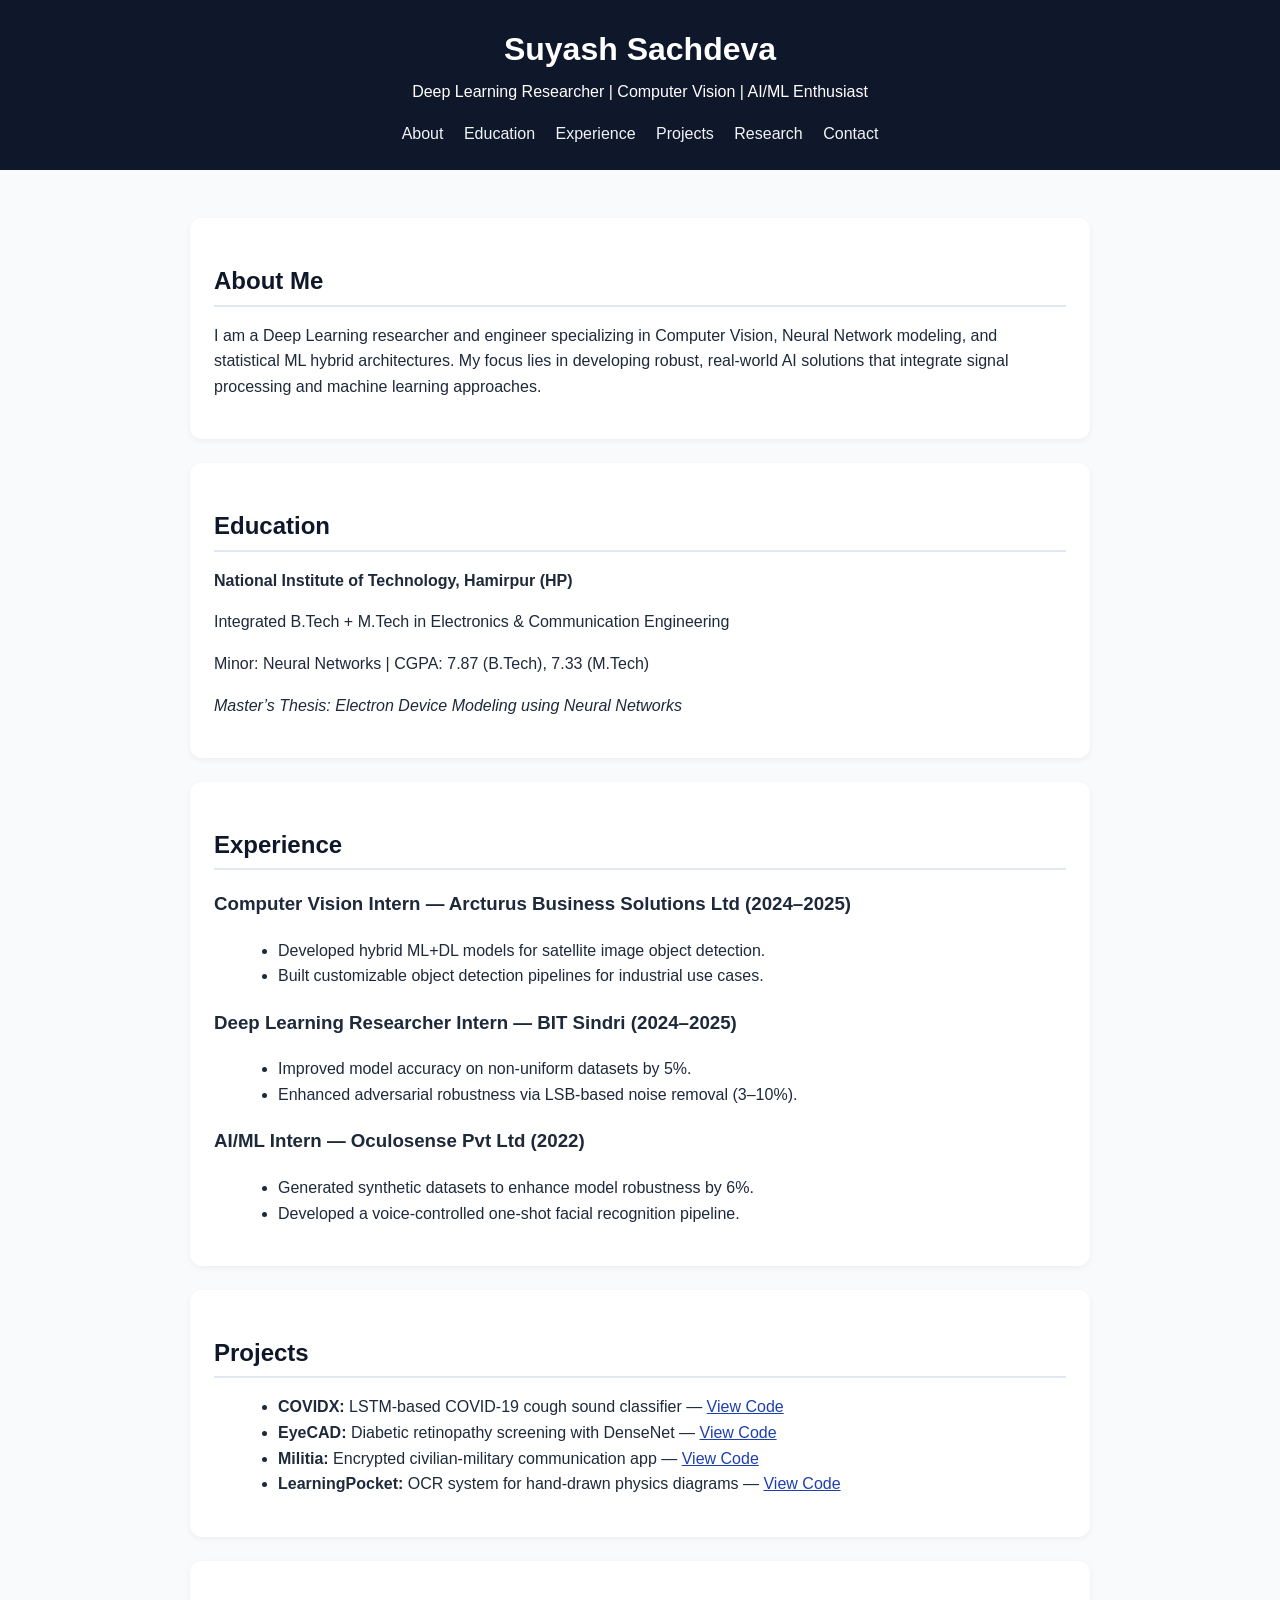
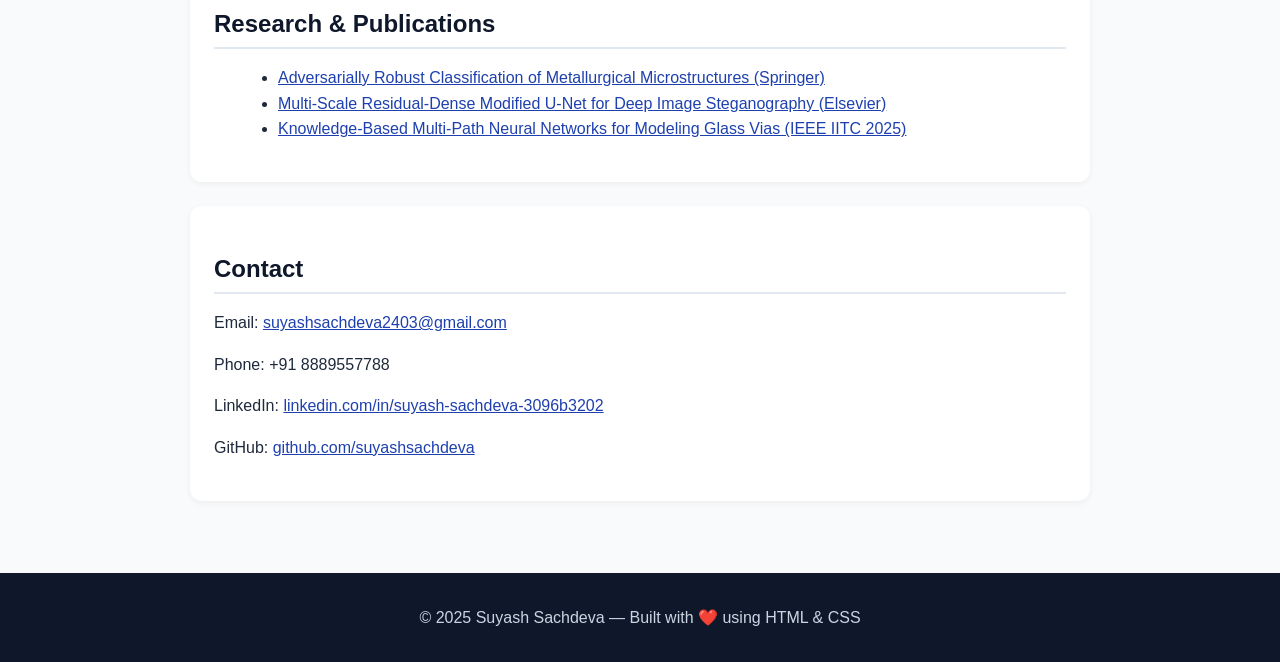
<file: main.html>
<!DOCTYPE html>
<html lang="en">
  <head>
    <meta charset="UTF-8" />
    <meta name="viewport" content="width=device-width, initial-scale=1.0" />
    <title>Suyash Sachdeva | Portfolio</title>
    <style>
      body {
        margin: 0;
        font-family: 'Segoe UI', Tahoma, Geneva, Verdana, sans-serif;
        background-color: #f8fafc;
        color: #1e293b;
        line-height: 1.6;
      }
      header {
        background: #0f172a;
        color: white;
        padding: 1.5rem;
        text-align: center;
      }
      header h1 {
        margin: 0;
        font-size: 2rem;
      }
      header p {
        margin: 0.25rem 0;
        font-size: 1rem;
      }
      nav {
        margin-top: 1rem;
      }
      nav a {
        color: #f1f5f9;
        margin: 0 0.5rem;
        text-decoration: none;
      }
      nav a:hover {
        text-decoration: underline;
      }
      main {
        max-width: 900px;
        margin: 2rem auto;
        padding: 1rem;
      }
      section {
        background: white;
        margin-bottom: 1.5rem;
        padding: 1.5rem;
        border-radius: 0.75rem;
        box-shadow: 0 2px 6px rgba(0, 0, 0, 0.05);
      }
      h2 {
        color: #0f172a;
        margin-bottom: 1rem;
        border-bottom: 2px solid #e2e8f0;
        padding-bottom: 0.25rem;
      }
      ul {
        list-style-type: disc;
        margin-left: 1.5rem;
      }
      a {
        color: #1e40af;
      }
      a:hover {
        text-decoration: underline;
      }
      footer {
        text-align: center;
        padding: 1rem;
        background: #0f172a;
        color: #cbd5e1;
        margin-top: 2rem;
      }
    </style>
  </head>
  <body>
    <header>
      <h1>Suyash Sachdeva</h1>
      <p>Deep Learning Researcher | Computer Vision | AI/ML Enthusiast</p>
      <nav>
        <a href="#about">About</a>
        <a href="#education">Education</a>
        <a href="#experience">Experience</a>
        <a href="#projects">Projects</a>
        <a href="#research">Research</a>
        <a href="#contact">Contact</a>
      </nav>
    </header>

    <main>
      <section id="about">
        <h2>About Me</h2>
        <p>
          I am a Deep Learning researcher and engineer specializing in Computer Vision, Neural Network modeling,
          and statistical ML hybrid architectures. My focus lies in developing robust, real-world AI solutions that
          integrate signal processing and machine learning approaches.
        </p>
      </section>

      <section id="education">
        <h2>Education</h2>
        <p><strong>National Institute of Technology, Hamirpur (HP)</strong></p>
        <p>Integrated B.Tech + M.Tech in Electronics & Communication Engineering</p>
        <p>Minor: Neural Networks | CGPA: 7.87 (B.Tech), 7.33 (M.Tech)</p>
        <p><em>Master’s Thesis: Electron Device Modeling using Neural Networks</em></p>
      </section>

      <section id="experience">
        <h2>Experience</h2>
        <h3>Computer Vision Intern — Arcturus Business Solutions Ltd (2024–2025)</h3>
        <ul>
          <li>Developed hybrid ML+DL models for satellite image object detection.</li>
          <li>Built customizable object detection pipelines for industrial use cases.</li>
        </ul>

        <h3>Deep Learning Researcher Intern — BIT Sindri (2024–2025)</h3>
        <ul>
          <li>Improved model accuracy on non-uniform datasets by 5%.</li>
          <li>Enhanced adversarial robustness via LSB-based noise removal (3–10%).</li>
        </ul>

        <h3>AI/ML Intern — Oculosense Pvt Ltd (2022)</h3>
        <ul>
          <li>Generated synthetic datasets to enhance model robustness by 6%.</li>
          <li>Developed a voice-controlled one-shot facial recognition pipeline.</li>
        </ul>
      </section>

      <section id="projects">
        <h2>Projects</h2>
        <ul>
          <li>
            <strong>COVIDX:</strong> LSTM-based COVID-19 cough sound classifier —
            <a href="https://github.com/suyashsachdeva/COVID-Cough-Detection" target="_blank">View Code</a>
          </li>
          <li>
            <strong>EyeCAD:</strong> Diabetic retinopathy screening with DenseNet —
            <a href="https://github.com/suyashsachdeva/Diabetic_Retinopathy_classification" target="_blank">View Code</a>
          </li>
          <li>
            <strong>Militia:</strong> Encrypted civilian-military communication app —
            <a href="https://github.com/priyapahwa/Dais-Militia" target="_blank">View Code</a>
          </li>
          <li>
            <strong>LearningPocket:</strong> OCR system for hand-drawn physics diagrams —
            <a href="https://github.com/rashika170/Learning_Pocket" target="_blank">View Code</a>
          </li>
        </ul>
      </section>

      <section id="research">
        <h2>Research & Publications</h2>
        <ul>
          <li>
            <a href="https://scholar.google.com/citations?user=eCbBzCkAAAAJ&hl=en" target="_blank">
              Adversarially Robust Classification of Metallurgical Microstructures (Springer)
            </a>
          </li>
          <li>
            <a href="https://www.sciencedirect.com/science/article/abs/pii/S0045790625002423" target="_blank">
              Multi-Scale Residual-Dense Modified U-Net for Deep Image Steganography (Elsevier)
            </a>
          </li>
          <li>
            <a href="https://ieeexplore.ieee.org/abstract/document/11075494" target="_blank">
              Knowledge-Based Multi-Path Neural Networks for Modeling Glass Vias (IEEE IITC 2025)
            </a>
          </li>
        </ul>
      </section>

      <section id="contact">
        <h2>Contact</h2>
        <p>Email: <a href="mailto:suyashsachdeva2403@gmail.com">suyashsachdeva2403@gmail.com</a></p>
        <p>Phone: +91 8889557788</p>
        <p>
          LinkedIn:
          <a href="https://www.linkedin.com/in/suyash-sachdeva-3096b3202/" target="_blank">
            linkedin.com/in/suyash-sachdeva-3096b3202
          </a>
        </p>
        <p>
          GitHub:
          <a href="https://github.com/suyashsachdeva" target="_blank">github.com/suyashsachdeva</a>
        </p>
      </section>
    </main>

    <footer>
      <p>© 2025 Suyash Sachdeva — Built with ❤️ using HTML & CSS</p>
    </footer>
  </body>
</html>
</file>
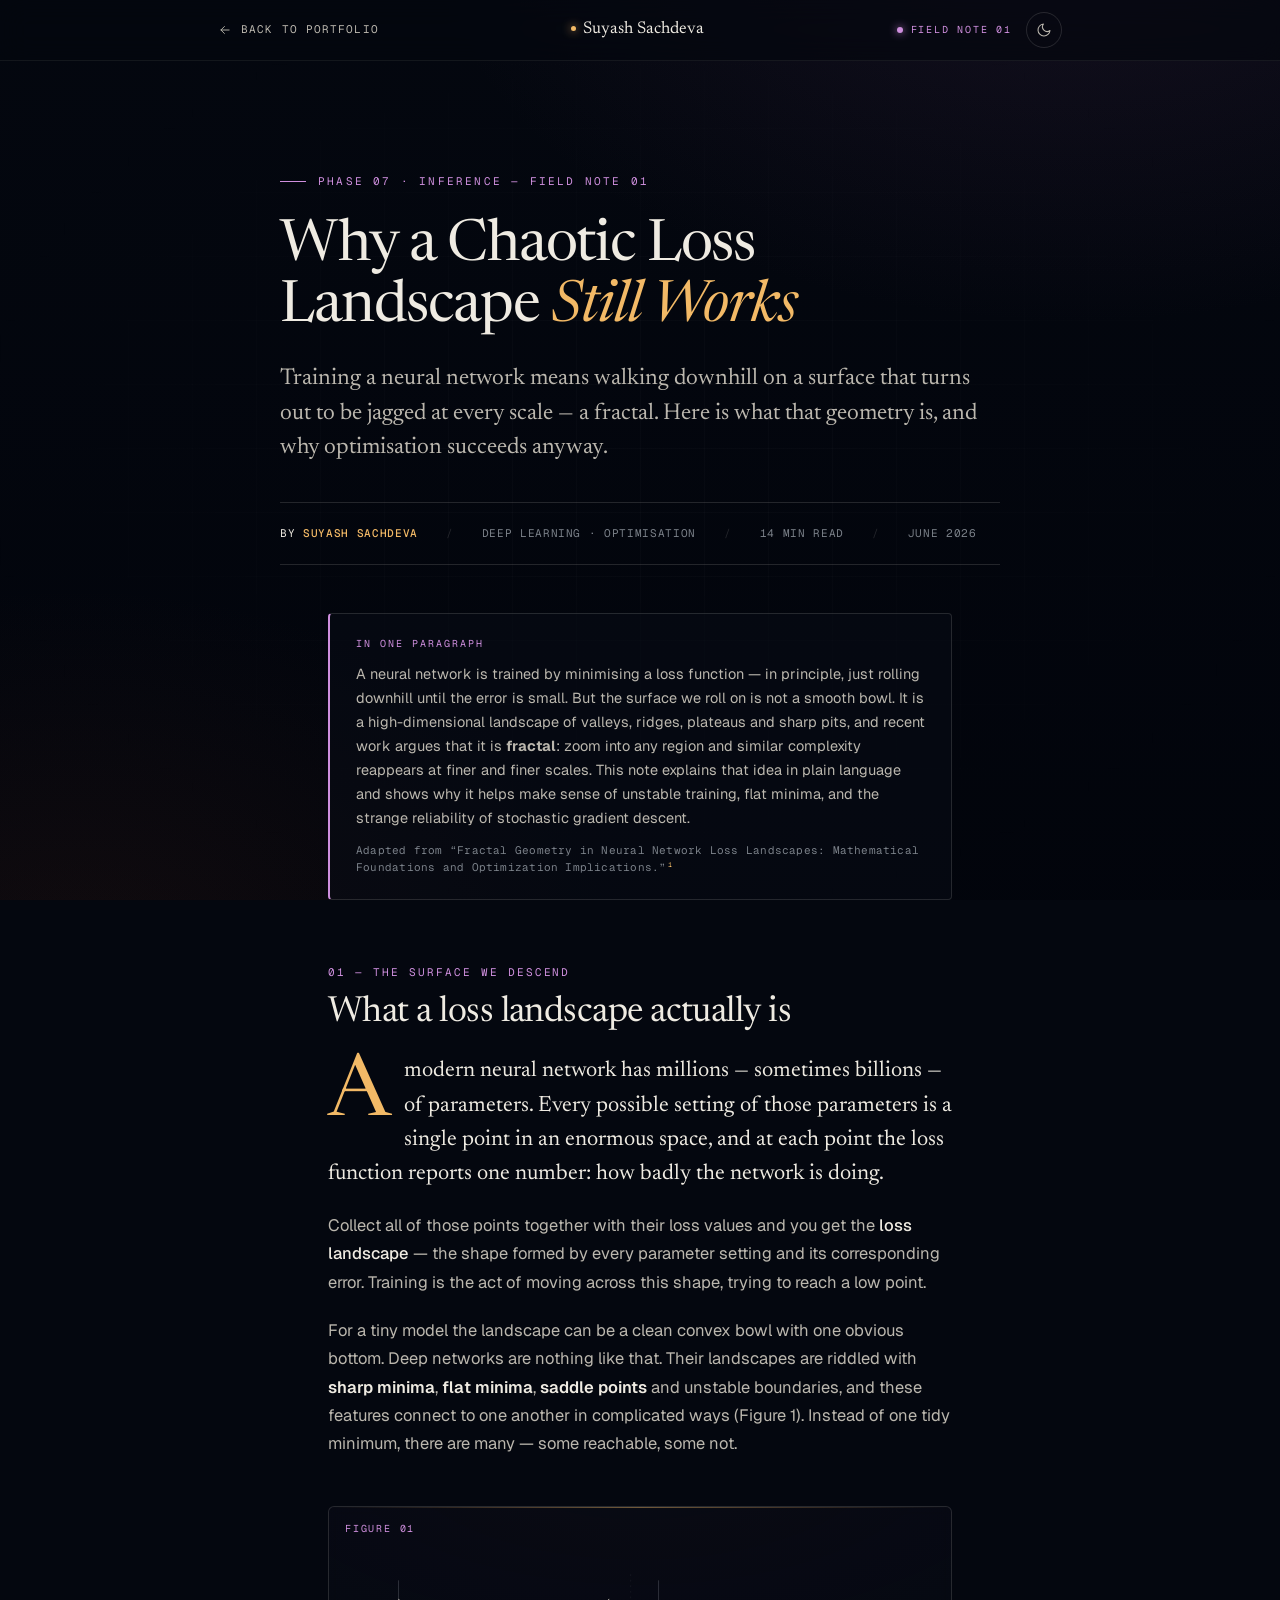
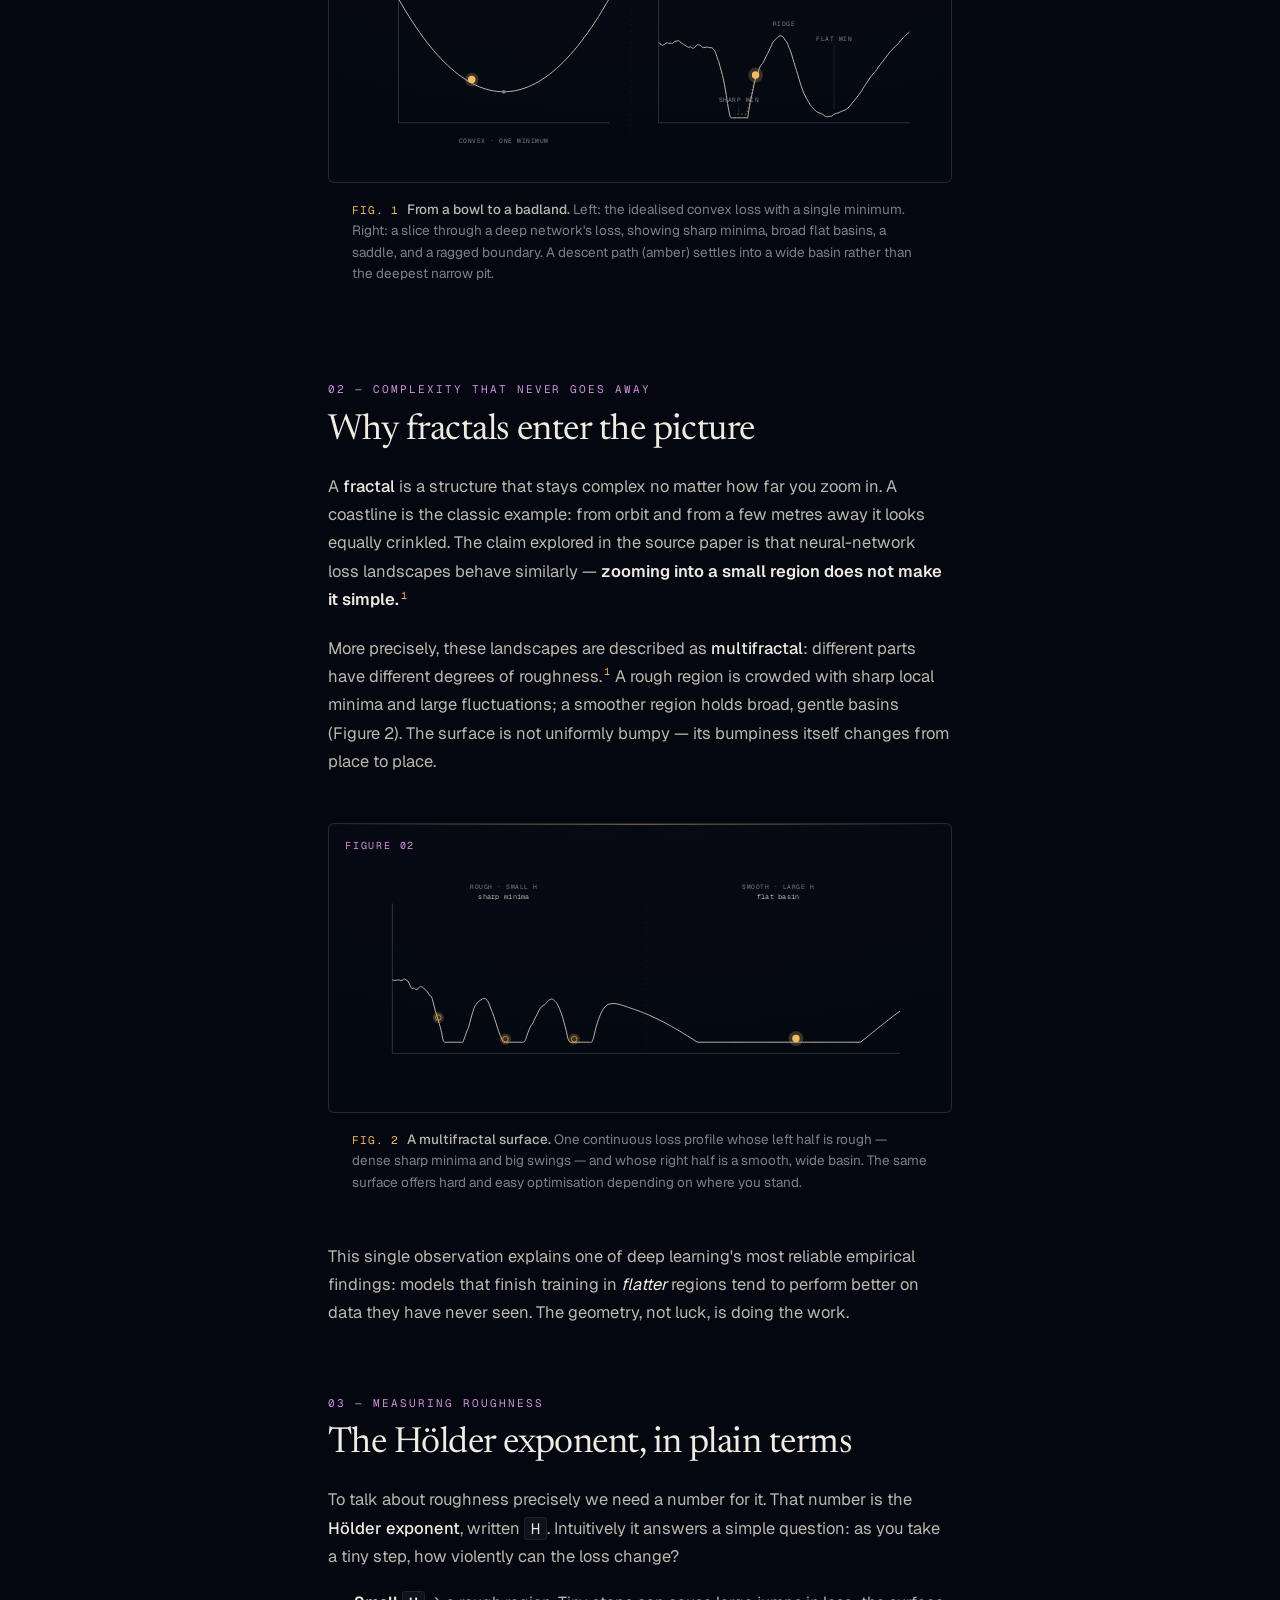
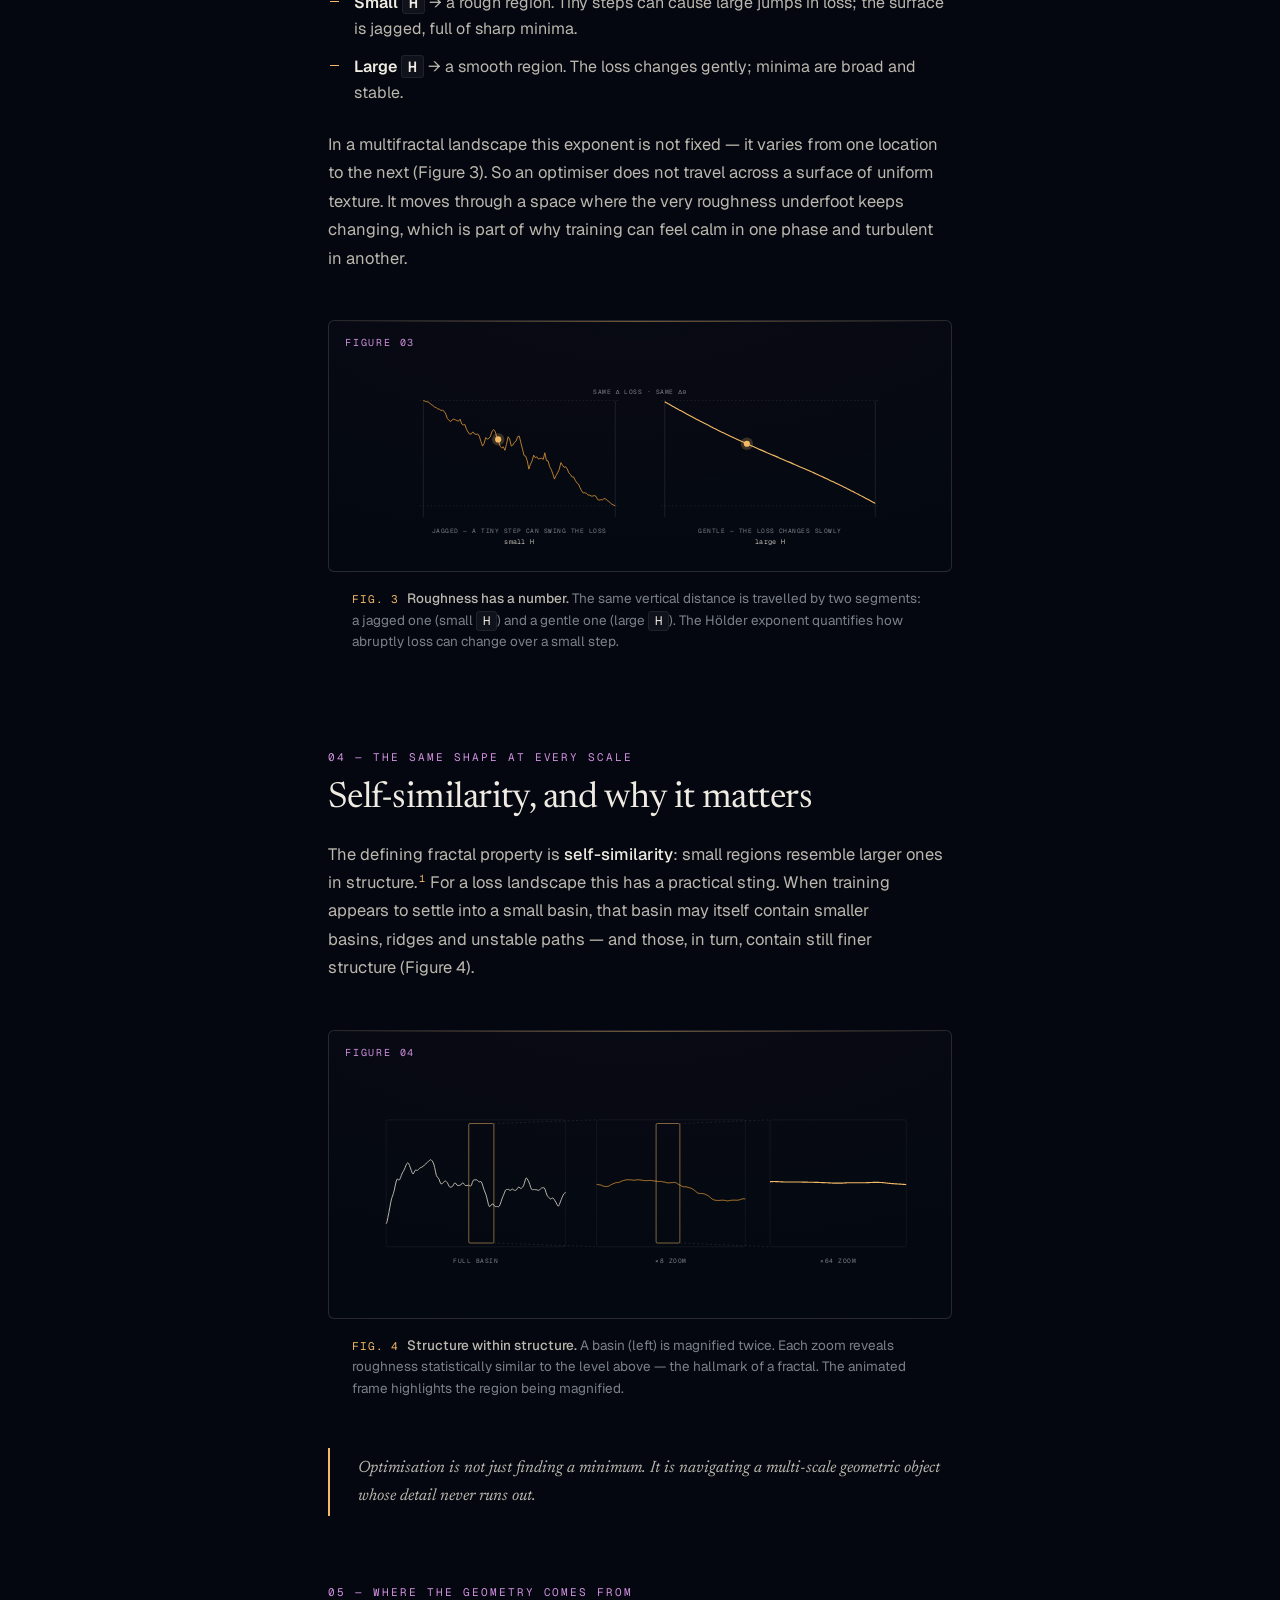
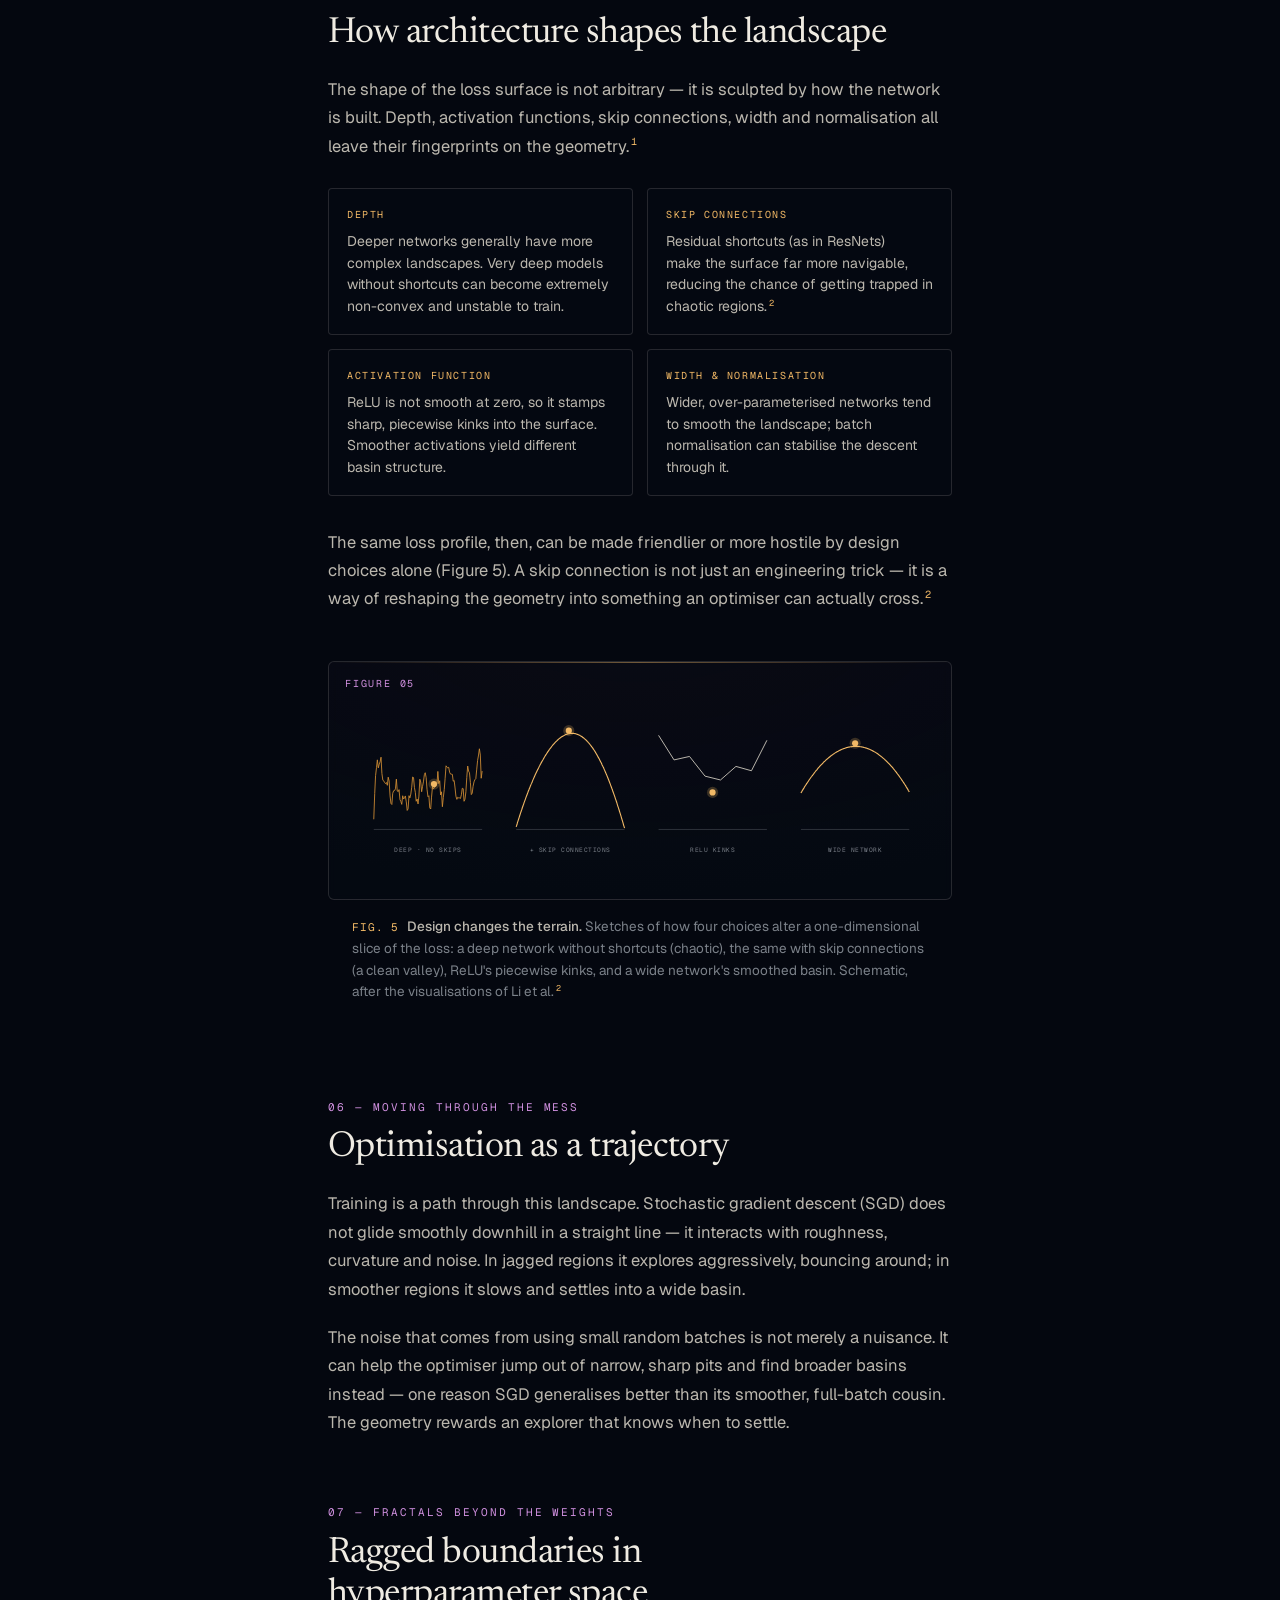
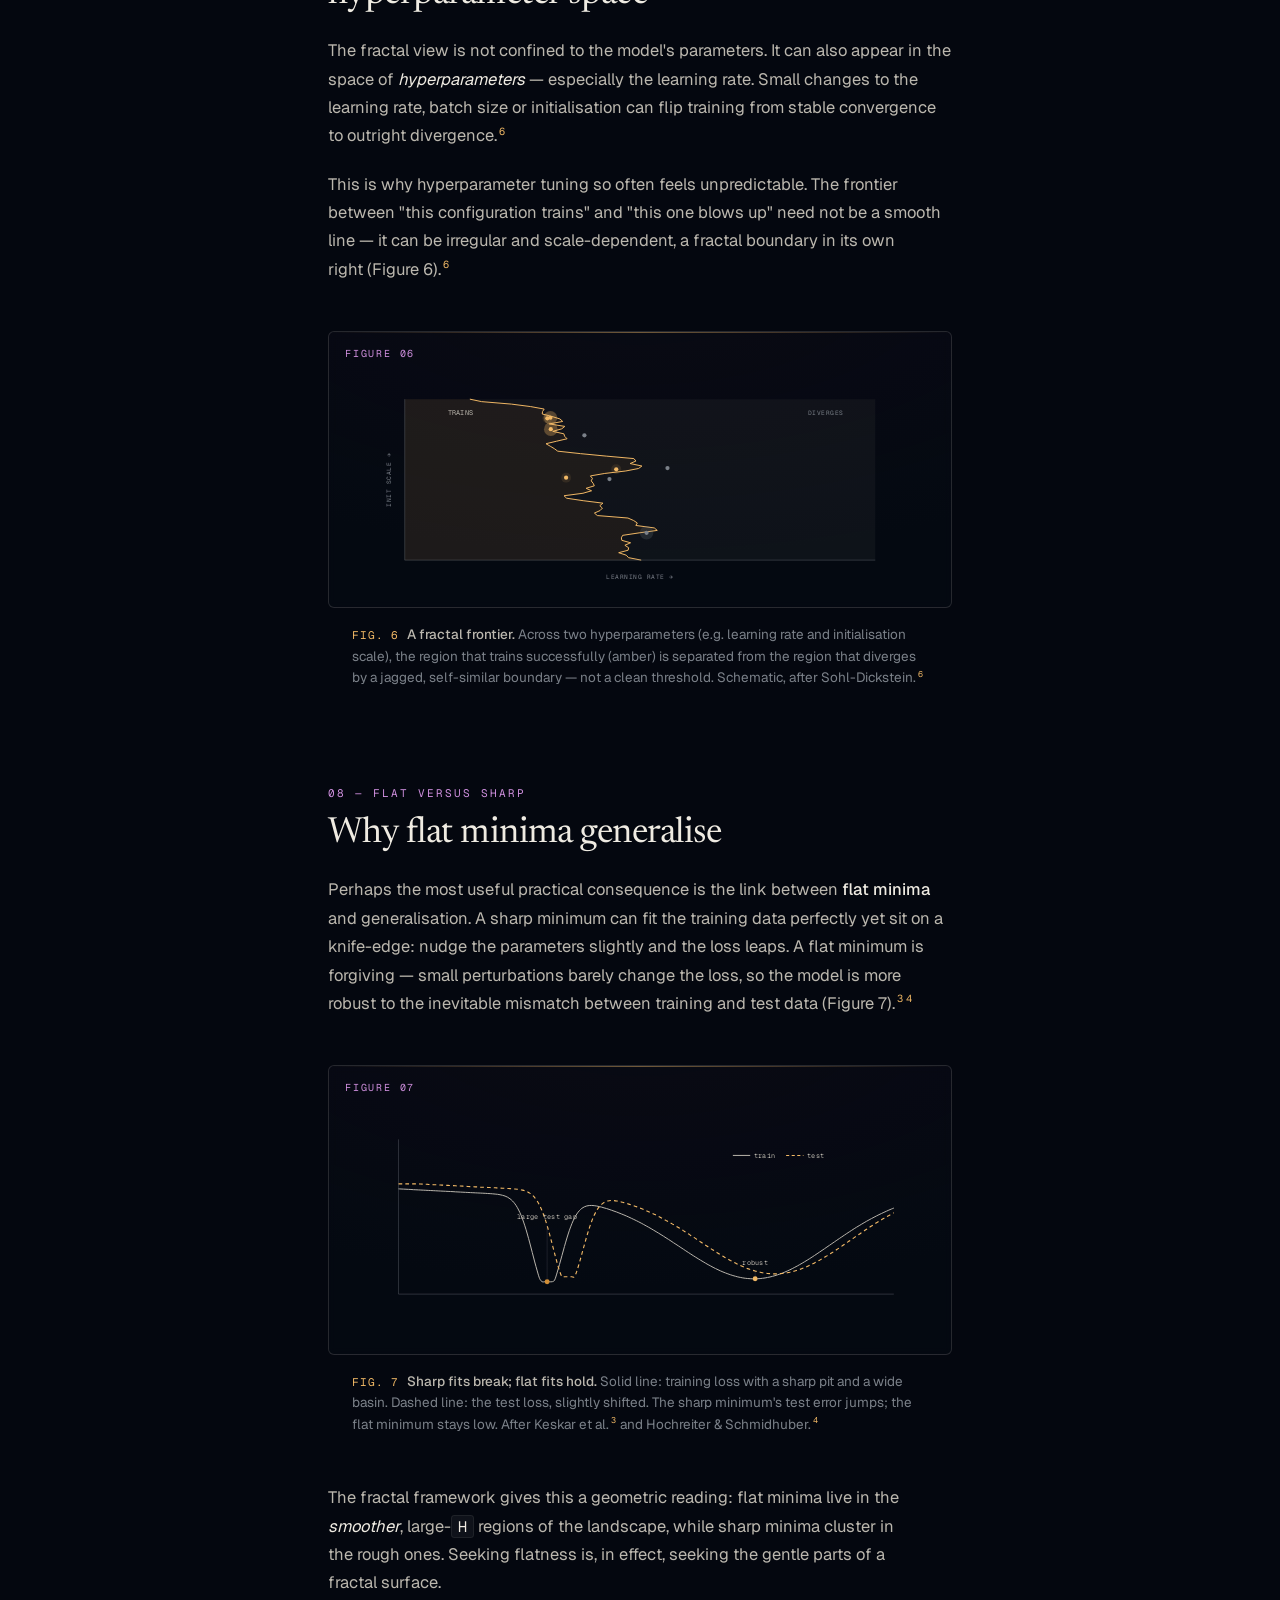
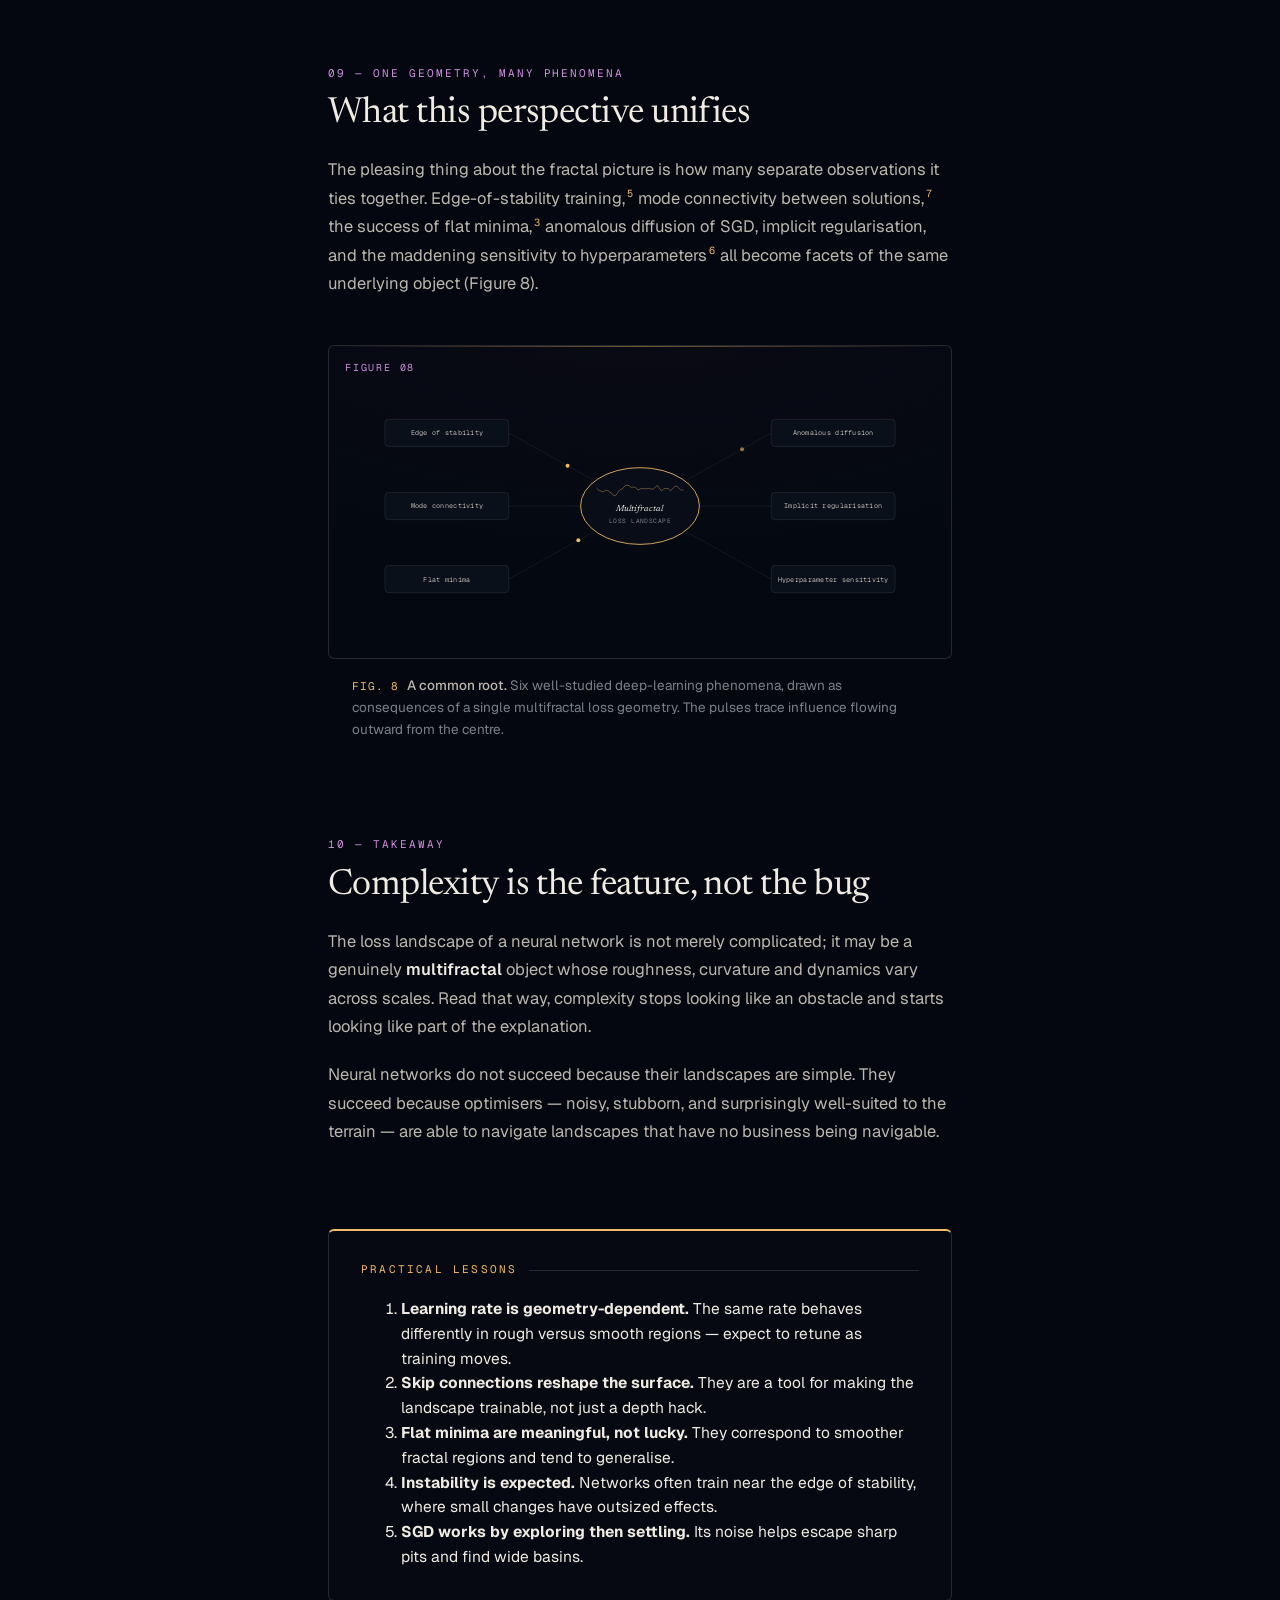
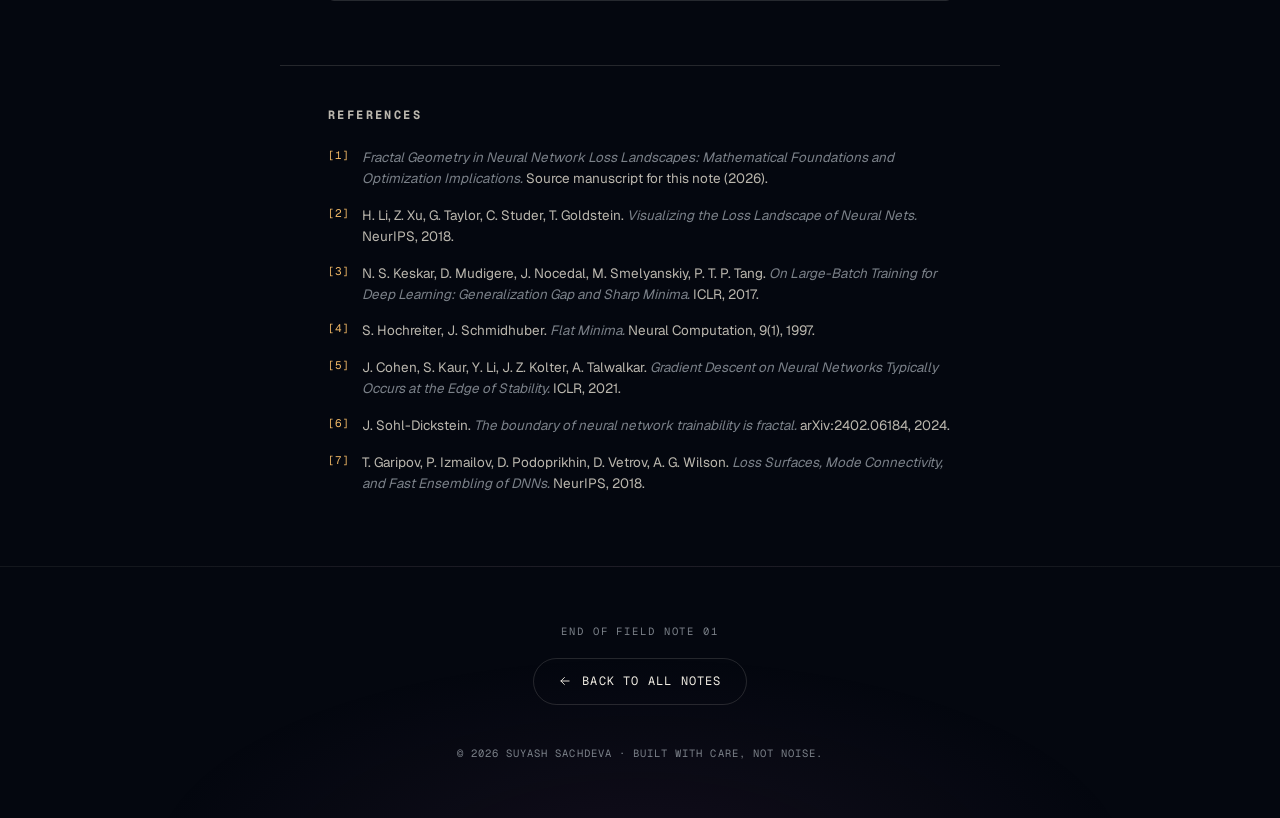
<file: blog/fractal-loss-landscapes.html>
<!doctype html>
<html lang="en">
<head>
<meta charset="utf-8" />
<meta name="viewport" content="width=device-width,initial-scale=1" />
<title>Why a Chaotic Loss Landscape Still Works — Field Notes</title>
<script>
  (function () {
    try {
      var t = localStorage.getItem('theme');
      if (t !== 'light' && t !== 'dark') t = 'dark';
      document.documentElement.setAttribute('data-theme', t);
    } catch (e) { document.documentElement.setAttribute('data-theme', 'dark'); }
  })();
</script>
<meta name="description" content="A plain-language tour of fractal and multifractal geometry in neural-network loss landscapes: roughness, flat minima, the edge of stability, and why SGD navigates the mess so well." />
<link rel="preconnect" href="https://fonts.googleapis.com" />
<link rel="preconnect" href="https://fonts.gstatic.com" crossorigin />
<link href="https://fonts.googleapis.com/css2?family=Newsreader:ital,opsz,wght@0,6..72,400;0,6..72,500;1,6..72,400;1,6..72,500&family=Geist:wght@400;500;600&family=Geist+Mono:wght@400;500&display=swap" rel="stylesheet" media="print" onload="this.media='all'" />
<noscript><link href="https://fonts.googleapis.com/css2?family=Newsreader:ital,opsz,wght@0,6..72,400;0,6..72,500;1,6..72,400;1,6..72,500&family=Geist:wght@400;500;600&family=Geist+Mono:wght@400;500&display=swap" rel="stylesheet" /></noscript>
<link rel="stylesheet" href="blog.css" />
<style>
  /* ── PRE-REACT LOADER ── inlined so it paints on first byte ───────── */
  :root {
    --ld-bg:     oklch(13% 0.02 260);
    --ld-ink:    oklch(94% 0.012 85);
    --ld-mute:   oklch(60% 0.014 260);
    --ld-accent: oklch(82% 0.12 75);
    --ld-line:   oklch(94% 0.012 85 / 0.16);
  }
  #loader {
    position: fixed;
    inset: 0;
    z-index: 9999;
    background: radial-gradient(ellipse at 50% 45%, oklch(16% 0.022 260) 0%, oklch(11% 0.02 260) 70%);
    display: grid;
    place-items: center;
    transition: opacity .55s ease, visibility .55s;
    font-family: "Geist Mono", ui-monospace, "SF Mono", Menlo, monospace;
    color: var(--ld-ink);
  }
  #loader.hide { opacity: 0; visibility: hidden; pointer-events: none; }
  .ld-stack { display: flex; flex-direction: column; align-items: center; gap: 32px; }
  .ld-nn {
    width: 240px;
    height: 144px;
    overflow: visible;
  }
  .ld-nn .ld-edge {
    stroke: var(--ld-line);
    stroke-width: 1;
    fill: none;
  }
  .ld-nn .ld-edge.lit {
    stroke: var(--ld-accent);
    stroke-opacity: 0.85;
    stroke-width: 1.3;
    filter: drop-shadow(0 0 4px var(--ld-accent));
  }
  .ld-nn .ld-node {
    fill: var(--ld-bg);
    stroke: oklch(70% 0.02 260);
    stroke-width: 1;
  }
  .ld-nn .ld-node.lit {
    fill: var(--ld-accent);
    stroke: var(--ld-accent);
    filter: drop-shadow(0 0 8px var(--ld-accent));
  }
  .ld-nn .ld-wave {
    stroke: var(--ld-accent);
    stroke-width: 1.2;
    opacity: 0;
  }
  .ld-nn .ld-wave.on {
    opacity: 0.6;
  }
  .ld-nn .ld-wave-glow {
    stroke: var(--ld-accent);
    stroke-width: 14;
    opacity: 0;
  }
  .ld-nn .ld-wave-glow.on {
    opacity: 0.16;
  }

  /* L0 nodes light on tick 0, L1 on tick 1, L2 on tick 2 (cycle of 3) */
  /* edges L0→L1 light at ticks 0–1; L1→L2 at ticks 1–2 */
  .ld-nn[data-t="0"] .ld-node.l0,
  .ld-nn[data-t="1"] .ld-node.l1,
  .ld-nn[data-t="2"] .ld-node.l2 { animation: ld-pop 0.6s ease-out; }
  @keyframes ld-pop {
    0%   { fill: var(--ld-bg);     stroke: oklch(70% 0.02 260); transform: scale(1); }
    25%  { fill: var(--ld-accent); stroke: var(--ld-accent);    transform: scale(1.35); }
    100% { fill: var(--ld-bg);     stroke: oklch(70% 0.02 260); transform: scale(1); }
  }
  .ld-nn .ld-node { transform-origin: center; transform-box: fill-box; transition: fill .2s, stroke .2s; }

  .ld-meta {
    display: flex;
    flex-direction: column;
    align-items: center;
    gap: 14px;
    min-width: 280px;
  }
  .ld-title {
    font-size: 11px;
    letter-spacing: 0.32em;
    text-transform: uppercase;
    color: var(--ld-accent);
    display: inline-flex;
    align-items: center;
    gap: 12px;
  }
  .ld-title::before,
  .ld-title::after {
    content: "";
    width: 24px;
    height: 1px;
    background: var(--ld-accent);
    opacity: 0.7;
  }
  .ld-bar {
    width: 240px;
    height: 1px;
    background: var(--ld-line);
    position: relative;
    overflow: hidden;
  }
  .ld-bar::before {
    content: "";
    position: absolute;
    top: 0; left: -40%;
    width: 40%;
    height: 100%;
    background: linear-gradient(90deg, transparent, var(--ld-accent), transparent);
    animation: ld-sweep 1.6s ease-in-out infinite;
  }
  @keyframes ld-sweep {
    0%   { left: -40%; }
    100% { left: 100%; }
  }
  .ld-status {
    font-size: 10.5px;
    letter-spacing: 0.18em;
    text-transform: uppercase;
    color: var(--ld-mute);
    min-height: 14px;
    text-align: center;
  }
  .ld-status .ld-dots::after {
    content: "";
    display: inline-block;
    width: 1em;
    text-align: left;
    animation: ld-dots 1.4s steps(4, end) infinite;
  }
  @keyframes ld-dots {
    0%   { content: ""; }
    25%  { content: "."; }
    50%  { content: ".."; }
    75%  { content: "..."; }
  }
  .ld-sig {
    font-family: "Newsreader", Georgia, serif;
    font-size: 13px;
    font-style: italic;
    color: var(--ld-mute);
    letter-spacing: 0.01em;
    margin-top: -6px;
    opacity: 0.7;
  }
</style>
</head>
<body>
<div id="loader" role="status" aria-label="Loading portfolio">
    <div class="ld-stack">
      <svg class="ld-nn" data-t="0" viewBox="-100 -60 200 120" aria-hidden="true">
        <!-- wavefront glow & line -->
        <line class="ld-wave-glow" x1="0" y1="-50" x2="0" y2="50" data-wave-glow="1"/>
        <line class="ld-wave"      x1="0" y1="-46" x2="0" y2="46" data-wave="1"/>
        <!-- edges L0 → L1 -->
        <g class="ld-edges">
          <line class="ld-edge" data-e="01" x1="-60" y1="-32" x2="0" y2="-16"/>
          <line class="ld-edge" data-e="01" x1="-60" y1="-32" x2="0" y2="16"/>
          <line class="ld-edge" data-e="01" x1="-60" y1="0"   x2="0" y2="-16"/>
          <line class="ld-edge" data-e="01" x1="-60" y1="0"   x2="0" y2="16"/>
          <line class="ld-edge" data-e="01" x1="-60" y1="32"  x2="0" y2="-16"/>
          <line class="ld-edge" data-e="01" x1="-60" y1="32"  x2="0" y2="16"/>
          <!-- edges L1 → L2 -->
          <line class="ld-edge" data-e="12" x1="0" y1="-16" x2="60" y2="-32"/>
          <line class="ld-edge" data-e="12" x1="0" y1="-16" x2="60" y2="0"/>
          <line class="ld-edge" data-e="12" x1="0" y1="-16" x2="60" y2="32"/>
          <line class="ld-edge" data-e="12" x1="0" y1="16"  x2="60" y2="-32"/>
          <line class="ld-edge" data-e="12" x1="0" y1="16"  x2="60" y2="0"/>
          <line class="ld-edge" data-e="12" x1="0" y1="16"  x2="60" y2="32"/>
        </g>
        <!-- nodes -->
        <g class="ld-nodes">
          <circle class="ld-node l0" cx="-60" cy="-32" r="5"/>
          <circle class="ld-node l0" cx="-60" cy="0"   r="5"/>
          <circle class="ld-node l0" cx="-60" cy="32"  r="5"/>
          <circle class="ld-node l1" cx="0"   cy="-16" r="5"/>
          <circle class="ld-node l1" cx="0"   cy="16"  r="5"/>
          <circle class="ld-node l2" cx="60"  cy="-32" r="5"/>
          <circle class="ld-node l2" cx="60"  cy="0"   r="5"/>
          <circle class="ld-node l2" cx="60"  cy="32"  r="5"/>
        </g>
        <!-- layer labels -->
        <text x="-60" y="56" text-anchor="middle"
              font-family="Geist Mono, monospace" font-size="6.5"
              letter-spacing="0.22em" fill="oklch(60% 0.014 260)">INPUT</text>
        <text x="0"   y="56" text-anchor="middle"
              font-family="Geist Mono, monospace" font-size="6.5"
              letter-spacing="0.22em" fill="oklch(60% 0.014 260)">HIDDEN</text>
        <text x="60"  y="56" text-anchor="middle"
              font-family="Geist Mono, monospace" font-size="6.5"
              letter-spacing="0.22em" fill="oklch(60% 0.014 260)">OUTPUT</text>
      </svg>
      <div class="ld-meta">
        <span class="ld-title">Forward pass</span>
        <span class="ld-bar"><span class="ld-bar-fill"></span></span>
        <span class="ld-status">Compiling network<span class="ld-dots"></span></span>
      </div>
      <span class="ld-sig">loading field note · Suyash Sachdeva</span>
    </div>
  </div>

  <script>
    /* drive the loader's forward-pass animation (pure JS, no React) */
    (function(){
      const nn = document.querySelector('.ld-nn');
      const status = document.querySelector('.ld-status');
      const waveGlow = nn.querySelector('[data-wave-glow]');
      const wave     = nn.querySelector('[data-wave]');
      const edges01 = nn.querySelectorAll('[data-e="01"]');
      const edges12 = nn.querySelectorAll('[data-e="12"]');
      const nodesL0 = nn.querySelectorAll('.l0');
      const nodesL1 = nn.querySelectorAll('.l1');
      const nodesL2 = nn.querySelectorAll('.l2');
      const layers = [-60, 0, 60];
      const msgs = ['Compiling network', 'Loading weights', 'Warming up', 'Almost there'];
      let tick = 0;
      let start = performance.now();
      const stepMs = 700;       // per-layer dwell
      const sweepMs = stepMs * 3;
      let raf;
      const tickStep = () => {
        const now = performance.now();
        const elapsed = (now - start);
        const t = (elapsed % sweepMs) / sweepMs;     // 0..1 across full sweep
        const x = -60 + t * 120;
        wave.setAttribute('x1', x); wave.setAttribute('x2', x);
        waveGlow.setAttribute('x1', x); waveGlow.setAttribute('x2', x);
        wave.classList.add('on');
        waveGlow.classList.add('on');
        // discrete tick (which layer is hot)
        const phase = Math.floor(t * 3); // 0,1,2
        if (phase !== tick) {
          tick = phase;
          nn.setAttribute('data-t', String(phase));
          // light edges based on phase
          edges01.forEach(e => e.classList.toggle('lit', phase === 0 || phase === 1));
          edges12.forEach(e => e.classList.toggle('lit', phase === 1 || phase === 2));
          // light nodes
          nodesL0.forEach(n => n.classList.toggle('lit', phase === 0));
          nodesL1.forEach(n => n.classList.toggle('lit', phase === 1));
          nodesL2.forEach(n => n.classList.toggle('lit', phase === 2));
          // cycle status text every full sweep
          if (phase === 0) {
            const cycle = Math.floor(elapsed / sweepMs);
            status.firstChild.nodeValue = msgs[cycle % msgs.length];
          }
        }
        raf = requestAnimationFrame(tickStep);
      };
      raf = requestAnimationFrame(tickStep);
      // expose stop fn so we can free the loop after the loader hides
      window.__loaderStop = () => { cancelAnimationFrame(raf); };
    })();

    /* hide loader when React app fires app-ready, with a safety timeout */
    (function(){
      const ld = document.getElementById('loader');
      let hidden = false;
      const hide = () => {
        if (hidden) return;
        hidden = true;
        ld.classList.add('hide');
        setTimeout(() => {
          if (window.__loaderStop) window.__loaderStop();
          ld.remove();
          // Now kick off the heavy canvas backdrop, after first paint
          window.dispatchEvent(new CustomEvent('start-cosmos'));
        }, 600);
      };
      if (document.readyState === 'complete') { setTimeout(hide, 650); } else { window.addEventListener('load', function(){ setTimeout(hide, 650); }, { once: true }); }
      // Safety: hide after 15s no matter what so user is never stuck
      setTimeout(hide, 15000);
    })();
  </script>

<div class="cosmos"></div>
<div class="progress" id="progress"></div>

<!-- ── top bar ─────────────────────────────────────────────────────── -->
<header class="topbar">
  <div class="topbar-inner">
    <a class="back-link" href="../index.html#inference" target="_blank" rel="noopener">
      <svg width="14" height="14" viewBox="0 0 24 24" fill="none" stroke="currentColor" stroke-width="1.6" stroke-linecap="round" stroke-linejoin="round"><path d="M19 12H5"/><path d="m11 18-6-6 6-6"/></svg>
      Back to portfolio
    </a>
    <a class="topbar-brand" href="../index.html#top" target="_blank" rel="noopener"><span class="dot"></span>Suyash Sachdeva</a>
    <div class="topbar-right">
      <span class="topbar-tag">Field note 01</span>
      <button class="theme-toggle" type="button" id="theme-toggle" aria-label="Switch theme" title="Switch theme">
        <svg class="ico-sun" viewBox="0 0 24 24" fill="none" stroke="currentColor" stroke-width="1.6" stroke-linecap="round" stroke-linejoin="round" aria-hidden="true"><circle cx="12" cy="12" r="4"/><path d="M12 2v2M12 20v2M4.9 4.9l1.4 1.4M17.7 17.7l1.4 1.4M2 12h2M20 12h2M4.9 19.1l1.4-1.4M17.7 6.3l1.4-1.4"/></svg>
        <svg class="ico-moon" viewBox="0 0 24 24" fill="none" stroke="currentColor" stroke-width="1.6" stroke-linecap="round" stroke-linejoin="round" aria-hidden="true"><path d="M21 12.8A9 9 0 1 1 11.2 3a7 7 0 0 0 9.8 9.8z"/></svg>
      </button>
    </div>
  </div>
</header>

<main class="shell" data-screen-label="Article">

  <!-- ── header ────────────────────────────────────────────────────── -->
  <div class="hd">
    <div class="hd-inner">
      <span class="eyebrow">Phase 07 · Inference — field note 01</span>
      <h1>Why a Chaotic Loss Landscape <em>Still Works</em></h1>
      <p class="dek">Training a neural network means walking downhill on a surface that turns out to be jagged at every scale — a fractal. Here is what that geometry is, and why optimisation succeeds anyway.</p>
      <div class="byline">
        <span class="who">By <b>Suyash Sachdeva</b></span>
        <span class="sep">/</span>
        <span>Deep Learning · Optimisation</span>
        <span class="sep">/</span>
        <span>14 min read</span>
        <span class="sep">/</span>
        <span>June 2026</span>
      </div>
    </div>
  </div>

  <!-- ── abstract / source ─────────────────────────────────────────── -->
  <div class="abstract">
    <div class="abstract-box reveal">
      <div class="lbl">In one paragraph</div>
      <p>A neural network is trained by minimising a loss function — in principle, just rolling downhill until the error is small. But the surface we roll on is not a smooth bowl. It is a high-dimensional landscape of valleys, ridges, plateaus and sharp pits, and recent work argues that it is <strong>fractal</strong>: zoom into any region and similar complexity reappears at finer and finer scales. This note explains that idea in plain language and shows why it helps make sense of unstable training, flat minima, and the strange reliability of stochastic gradient descent.</p>
      <cite>Adapted from “Fractal Geometry in Neural Network Loss Landscapes: Mathematical Foundations and Optimization Implications.”<a class="cref" href="#ref-1">1</a></cite>
    </div>
  </div>

  <article class="body col">

    <!-- 1 -->
    <section id="s1">
      <span class="sec-num">01 — The surface we descend</span>
      <h2>What a loss landscape actually is</h2>
      <p class="lead"><span class="dropcap">A</span> modern neural network has millions — sometimes billions — of parameters. Every possible setting of those parameters is a single point in an enormous space, and at each point the loss function reports one number: how badly the network is doing.</p>
      <p>Collect all of those points together with their loss values and you get the <span class="term">loss landscape</span> — the shape formed by every parameter setting and its corresponding error. Training is the act of moving across this shape, trying to reach a low point.</p>
      <p>For a tiny model the landscape can be a clean convex bowl with one obvious bottom. Deep networks are nothing like that. Their landscapes are riddled with <strong>sharp minima</strong>, <strong>flat minima</strong>, <strong>saddle points</strong> and unstable boundaries, and these features connect to one another in complicated ways (Figure&nbsp;1). Instead of one tidy minimum, there are many — some reachable, some not.</p>

      <figure class="fig reveal">
        <div class="frame">
          <span class="fig-tag">Figure 01</span>
          <div class="fig-svg-wrap"><svg id="fig1" viewBox="0 0 940 360" role="img" aria-label="A simple convex bowl beside a complex non-convex loss profile"></svg></div>
        </div>
        <figcaption><span class="fc-num">Fig. 1</span><b>From a bowl to a badland.</b> Left: the idealised convex loss with a single minimum. Right: a slice through a deep network's loss, showing sharp minima, broad flat basins, a saddle, and a ragged boundary. A descent path (amber) settles into a wide basin rather than the deepest narrow pit.</figcaption>
      </figure>
    </section>

    <!-- 2 -->
    <section id="s2">
      <span class="sec-num">02 — Complexity that never goes away</span>
      <h2>Why fractals enter the picture</h2>
      <p>A <span class="term">fractal</span> is a structure that stays complex no matter how far you zoom in. A coastline is the classic example: from orbit and from a few metres away it looks equally crinkled. The claim explored in the source paper is that neural-network loss landscapes behave similarly — <strong>zooming into a small region does not make it simple.</strong><a class="cref" href="#ref-1">1</a></p>
      <p>More precisely, these landscapes are described as <span class="term">multifractal</span>: different parts have different degrees of roughness.<a class="cref" href="#ref-1">1</a> A rough region is crowded with sharp local minima and large fluctuations; a smoother region holds broad, gentle basins (Figure&nbsp;2). The surface is not uniformly bumpy — its bumpiness itself changes from place to place.</p>

      <figure class="fig reveal">
        <div class="frame">
          <span class="fig-tag">Figure 02</span>
          <div class="fig-svg-wrap"><svg id="fig2" viewBox="0 0 940 380" role="img" aria-label="A loss profile that is rough on one side and smooth on the other"></svg></div>
        </div>
        <figcaption><span class="fc-num">Fig. 2</span><b>A multifractal surface.</b> One continuous loss profile whose left half is rough — dense sharp minima and big swings — and whose right half is a smooth, wide basin. The same surface offers hard and easy optimisation depending on where you stand.</figcaption>
      </figure>

      <p>This single observation explains one of deep learning's most reliable empirical findings: models that finish training in <em>flatter</em> regions tend to perform better on data they have never seen. The geometry, not luck, is doing the work.</p>
    </section>

    <!-- 3 -->
    <section id="s3">
      <span class="sec-num">03 — Measuring roughness</span>
      <h2>The Hölder exponent, in plain terms</h2>
      <p>To talk about roughness precisely we need a number for it. That number is the <span class="term">Hölder exponent</span>, written <span class="eq">H</span>. Intuitively it answers a simple question: as you take a tiny step, how violently can the loss change?</p>
      <ul>
        <li><strong>Small <span class="eq">H</span></strong> → a rough region. Tiny steps can cause large jumps in loss; the surface is jagged, full of sharp minima.</li>
        <li><strong>Large <span class="eq">H</span></strong> → a smooth region. The loss changes gently; minima are broad and stable.</li>
      </ul>
      <p>In a multifractal landscape this exponent is not fixed — it varies from one location to the next (Figure&nbsp;3). So an optimiser does not travel across a surface of uniform texture. It moves through a space where the very roughness underfoot keeps changing, which is part of why training can feel calm in one phase and turbulent in another.</p>

      <figure class="fig reveal">
        <div class="frame">
          <span class="fig-tag">Figure 03</span>
          <div class="fig-svg-wrap"><svg id="fig3" viewBox="0 0 940 320" role="img" aria-label="Two curve segments, one jagged with small Hölder exponent and one smooth with large exponent"></svg></div>
        </div>
        <figcaption><span class="fc-num">Fig. 3</span><b>Roughness has a number.</b> The same vertical distance is travelled by two segments: a jagged one (small&nbsp;<span class="eq">H</span>) and a gentle one (large&nbsp;<span class="eq">H</span>). The Hölder exponent quantifies how abruptly loss can change over a small step.</figcaption>
      </figure>
    </section>

    <!-- 4 -->
    <section id="s4">
      <span class="sec-num">04 — The same shape at every scale</span>
      <h2>Self-similarity, and why it matters</h2>
      <p>The defining fractal property is <span class="term">self-similarity</span>: small regions resemble larger ones in structure.<a class="cref" href="#ref-1">1</a> For a loss landscape this has a practical sting. When training appears to settle into a small basin, that basin may itself contain smaller basins, ridges and unstable paths — and those, in turn, contain still finer structure (Figure&nbsp;4).</p>

      <figure class="fig reveal">
        <div class="frame">
          <span class="fig-tag">Figure 04</span>
          <div class="fig-svg-wrap"><svg id="fig4" viewBox="0 0 940 380" role="img" aria-label="A rugged curve with a boxed region zoomed in, revealing similar ruggedness, and zoomed again"></svg></div>
        </div>
        <figcaption><span class="fc-num">Fig. 4</span><b>Structure within structure.</b> A basin (left) is magnified twice. Each zoom reveals roughness statistically similar to the level above — the hallmark of a fractal. The animated frame highlights the region being magnified.</figcaption>
      </figure>

      <p class="pull">Optimisation is not just finding a minimum. It is navigating a multi-scale geometric object whose detail never runs out.</p>
    </section>

    <!-- 5 -->
    <section id="s5">
      <span class="sec-num">05 — Where the geometry comes from</span>
      <h2>How architecture shapes the landscape</h2>
      <p>The shape of the loss surface is not arbitrary — it is sculpted by how the network is built. Depth, activation functions, skip connections, width and normalisation all leave their fingerprints on the geometry.<a class="cref" href="#ref-1">1</a></p>

      <div class="cards reveal">
        <div class="card">
          <div class="ct">Depth</div>
          <p class="cb">Deeper networks generally have more complex landscapes. Very deep models without shortcuts can become extremely non-convex and unstable to train.</p>
        </div>
        <div class="card">
          <div class="ct">Skip connections</div>
          <p class="cb">Residual shortcuts (as in ResNets) make the surface far more navigable, reducing the chance of getting trapped in chaotic regions.<a class="cref" href="#ref-2">2</a></p>
        </div>
        <div class="card">
          <div class="ct">Activation function</div>
          <p class="cb">ReLU is not smooth at zero, so it stamps sharp, piecewise kinks into the surface. Smoother activations yield different basin structure.</p>
        </div>
        <div class="card">
          <div class="ct">Width &amp; normalisation</div>
          <p class="cb">Wider, over-parameterised networks tend to smooth the landscape; batch normalisation can stabilise the descent through it.</p>
        </div>
      </div>

      <p>The same loss profile, then, can be made friendlier or more hostile by design choices alone (Figure&nbsp;5). A skip connection is not just an engineering trick — it is a way of reshaping the geometry into something an optimiser can actually cross.<a class="cref" href="#ref-2">2</a></p>

      <figure class="fig reveal">
        <div class="frame">
          <span class="fig-tag">Figure 05</span>
          <div class="fig-svg-wrap"><svg id="fig5" viewBox="0 0 940 300" role="img" aria-label="Four small loss profiles comparing deep-without-skip, with skip connections, ReLU kinks, and wide network"></svg></div>
        </div>
        <figcaption><span class="fc-num">Fig. 5</span><b>Design changes the terrain.</b> Sketches of how four choices alter a one-dimensional slice of the loss: a deep network without shortcuts (chaotic), the same with skip connections (a clean valley), ReLU's piecewise kinks, and a wide network's smoothed basin. Schematic, after the visualisations of Li&nbsp;et&nbsp;al.<a class="cref" href="#ref-2">2</a></figcaption>
      </figure>
    </section>

    <!-- 6 -->
    <section id="s6">
      <span class="sec-num">06 — Moving through the mess</span>
      <h2>Optimisation as a trajectory</h2>
      <p>Training is a path through this landscape. Stochastic gradient descent (SGD) does not glide smoothly downhill in a straight line — it interacts with roughness, curvature and noise. In jagged regions it explores aggressively, bouncing around; in smoother regions it slows and settles into a wide basin.</p>
      <p>The noise that comes from using small random batches is not merely a nuisance. It can help the optimiser jump out of narrow, sharp pits and find broader basins instead — one reason SGD generalises better than its smoother, full-batch cousin. The geometry rewards an explorer that knows when to settle.</p>
    </section>

    <!-- 7 -->
    <section id="s7">
      <span class="sec-num">07 — Fractals beyond the weights</span>
      <h2>Ragged boundaries in hyperparameter space</h2>
      <p>The fractal view is not confined to the model's parameters. It can also appear in the space of <em>hyperparameters</em> — especially the learning rate. Small changes to the learning rate, batch size or initialisation can flip training from stable convergence to outright divergence.<a class="cref" href="#ref-6">6</a></p>
      <p>This is why hyperparameter tuning so often feels unpredictable. The frontier between "this configuration trains" and "this one blows up" need not be a smooth line — it can be irregular and scale-dependent, a fractal boundary in its own right (Figure&nbsp;6).<a class="cref" href="#ref-6">6</a></p>

      <figure class="fig reveal">
        <div class="frame">
          <span class="fig-tag">Figure 06</span>
          <div class="fig-svg-wrap"><svg id="fig6" viewBox="0 0 940 360" role="img" aria-label="A ragged fractal boundary separating trainable from divergent hyperparameter settings"></svg></div>
        </div>
        <figcaption><span class="fc-num">Fig. 6</span><b>A fractal frontier.</b> Across two hyperparameters (e.g. learning rate and initialisation scale), the region that trains successfully (amber) is separated from the region that diverges by a jagged, self-similar boundary — not a clean threshold. Schematic, after Sohl-Dickstein.<a class="cref" href="#ref-6">6</a></figcaption>
      </figure>
    </section>

    <!-- 8 -->
    <section id="s8">
      <span class="sec-num">08 — Flat versus sharp</span>
      <h2>Why flat minima generalise</h2>
      <p>Perhaps the most useful practical consequence is the link between <span class="term">flat minima</span> and generalisation. A sharp minimum can fit the training data perfectly yet sit on a knife-edge: nudge the parameters slightly and the loss leaps. A flat minimum is forgiving — small perturbations barely change the loss, so the model is more robust to the inevitable mismatch between training and test data (Figure&nbsp;7).<a class="cref" href="#ref-3">3</a><a class="cref" href="#ref-4">4</a></p>

      <figure class="fig reveal">
        <div class="frame">
          <span class="fig-tag">Figure 07</span>
          <div class="fig-svg-wrap"><svg id="fig7" viewBox="0 0 940 380" role="img" aria-label="A sharp minimum and a flat minimum, with a shifted test curve showing the sharp one degrades"></svg></div>
        </div>
        <figcaption><span class="fc-num">Fig. 7</span><b>Sharp fits break; flat fits hold.</b> Solid line: training loss with a sharp pit and a wide basin. Dashed line: the test loss, slightly shifted. The sharp minimum's test error jumps; the flat minimum stays low. After Keskar&nbsp;et&nbsp;al.<a class="cref" href="#ref-3">3</a> and Hochreiter&nbsp;&amp;&nbsp;Schmidhuber.<a class="cref" href="#ref-4">4</a></figcaption>
      </figure>

      <p>The fractal framework gives this a geometric reading: flat minima live in the <em>smoother</em>, large-<span class="eq">H</span> regions of the landscape, while sharp minima cluster in the rough ones. Seeking flatness is, in effect, seeking the gentle parts of a fractal surface.</p>
    </section>

    <!-- 9 -->
    <section id="s9">
      <span class="sec-num">09 — One geometry, many phenomena</span>
      <h2>What this perspective unifies</h2>
      <p>The pleasing thing about the fractal picture is how many separate observations it ties together. Edge-of-stability training,<a class="cref" href="#ref-5">5</a> mode connectivity between solutions,<a class="cref" href="#ref-7">7</a> the success of flat minima,<a class="cref" href="#ref-3">3</a> anomalous diffusion of SGD, implicit regularisation, and the maddening sensitivity to hyperparameters<a class="cref" href="#ref-6">6</a> all become facets of the same underlying object (Figure&nbsp;8).</p>

      <figure class="fig reveal">
        <div class="frame">
          <span class="fig-tag">Figure 08</span>
          <div class="fig-svg-wrap"><svg id="fig8" viewBox="0 0 940 420" role="img" aria-label="A hub diagram connecting a fractal loss landscape to six deep-learning phenomena"></svg></div>
        </div>
        <figcaption><span class="fc-num">Fig. 8</span><b>A common root.</b> Six well-studied deep-learning phenomena, drawn as consequences of a single multifractal loss geometry. The pulses trace influence flowing outward from the centre.</figcaption>
      </figure>
    </section>

    <!-- 10 -->
    <section id="s10">
      <span class="sec-num">10 — Takeaway</span>
      <h2>Complexity is the feature, not the bug</h2>
      <p>The loss landscape of a neural network is not merely complicated; it may be a genuinely <strong>multifractal</strong> object whose roughness, curvature and dynamics vary across scales. Read that way, complexity stops looking like an obstacle and starts looking like part of the explanation.</p>
      <p>Neural networks do not succeed because their landscapes are simple. They succeed because optimisers — noisy, stubborn, and surprisingly well-suited to the terrain — are able to navigate landscapes that have no business being navigable.</p>
    </section>
  </article>

  <!-- ── takeaways box ─────────────────────────────────────────────── -->
  <div class="takeaways">
    <div class="takeaways-box reveal">
      <div class="lbl">Practical lessons</div>
      <ol>
        <li><strong>Learning rate is geometry-dependent.</strong> The same rate behaves differently in rough versus smooth regions — expect to retune as training moves.</li>
        <li><strong>Skip connections reshape the surface.</strong> They are a tool for making the landscape trainable, not just a depth hack.</li>
        <li><strong>Flat minima are meaningful, not lucky.</strong> They correspond to smoother fractal regions and tend to generalise.</li>
        <li><strong>Instability is expected.</strong> Networks often train near the edge of stability, where small changes have outsized effects.</li>
        <li><strong>SGD works by exploring then settling.</strong> Its noise helps escape sharp pits and find wide basins.</li>
      </ol>
    </div>
  </div>

  <!-- ── references ────────────────────────────────────────────────── -->
  <section class="refs reveal" aria-label="References">
    <h2>References</h2>
    <ol>
      <li id="ref-1"><cite>Fractal Geometry in Neural Network Loss Landscapes: Mathematical Foundations and Optimization Implications.</cite> Source manuscript for this note (2026).</li>
      <li id="ref-2">H. Li, Z. Xu, G. Taylor, C. Studer, T. Goldstein. <cite>Visualizing the Loss Landscape of Neural Nets.</cite> NeurIPS, 2018.</li>
      <li id="ref-3">N. S. Keskar, D. Mudigere, J. Nocedal, M. Smelyanskiy, P. T. P. Tang. <cite>On Large-Batch Training for Deep Learning: Generalization Gap and Sharp Minima.</cite> ICLR, 2017.</li>
      <li id="ref-4">S. Hochreiter, J. Schmidhuber. <cite>Flat Minima.</cite> Neural Computation, 9(1), 1997.</li>
      <li id="ref-5">J. Cohen, S. Kaur, Y. Li, J. Z. Kolter, A. Talwalkar. <cite>Gradient Descent on Neural Networks Typically Occurs at the Edge of Stability.</cite> ICLR, 2021.</li>
      <li id="ref-6">J. Sohl-Dickstein. <cite>The boundary of neural network trainability is fractal.</cite> arXiv:2402.06184, 2024.</li>
      <li id="ref-7">T. Garipov, P. Izmailov, D. Podoprikhin, D. Vetrov, A. G. Wilson. <cite>Loss Surfaces, Mode Connectivity, and Fast Ensembling of DNNs.</cite> NeurIPS, 2018.</li>
    </ol>
  </section>

  <!-- ── footer ────────────────────────────────────────────────────── -->
  <footer class="foot">
    <div class="foot-inner">
      <div class="fnote">End of field note 01</div>
      <a class="foot-back" href="../index.html#inference" target="_blank" rel="noopener">
        <svg width="14" height="14" viewBox="0 0 24 24" fill="none" stroke="currentColor" stroke-width="1.6" stroke-linecap="round" stroke-linejoin="round"><path d="M19 12H5"/><path d="m11 18-6-6 6-6"/></svg>
        Back to all notes
      </a>
      <div class="foot-meta">© 2026 Suyash Sachdeva · Built with care, not noise.</div>
    </div>
  </footer>

</main>

<script src="blog.js"></script>
<script>
  /* theme toggle */
  (function () {
    var btn = document.getElementById('theme-toggle');
    if (!btn) return;
    btn.addEventListener('click', function () {
      var cur = document.documentElement.getAttribute('data-theme') === 'light' ? 'light' : 'dark';
      var next = cur === 'light' ? 'dark' : 'light';
      document.documentElement.setAttribute('data-theme', next);
      try { localStorage.setItem('theme', next); } catch (e) {}
    });
  })();
</script>
</body>
</html>
</file>
<file: blog/blog.css>
/* ─────────────────────────────────────────────────────────────────────
   Field Notes · article styles
   Shares the design language of the portfolio: cosmos backdrop,
   Newsreader serif / Geist sans / Geist Mono, amber accent.
   ───────────────────────────────────────────────────────────────────── */
:root {
  --bg:        oklch(13% 0.02 260);
  --bg-soft:   oklch(16% 0.022 260);
  --bg-card:   oklch(17% 0.024 260);
  --ink:       oklch(94% 0.012 85);
  --ink-mute:  oklch(78% 0.014 85);
  --ink-dim:   oklch(60% 0.014 260);
  --line:      oklch(94% 0.012 85 / 0.14);
  --line-soft: oklch(94% 0.012 85 / 0.07);
  --accent:    oklch(82% 0.12 75);
  --accent-d:  oklch(70% 0.13 70);
  --on-accent: oklch(20% 0.04 60);
  /* Inference phase hue (this note lives under Phase 07) */
  --phase:     oklch(74% 0.13 320);
  /* loader palette */
  --ld-bg:     oklch(13% 0.02 260);
  --ld-ink:    oklch(94% 0.012 85);
  --ld-mute:   oklch(60% 0.014 260);
  --ld-accent: oklch(82% 0.12 75);
  --ld-line:   oklch(94% 0.012 85 / 0.16);
  --serif: "Newsreader", "Iowan Old Style", "Palatino Linotype", Georgia, serif;
  --sans:  "Geist", ui-sans-serif, system-ui, sans-serif;
  --mono:  "Geist Mono", ui-monospace, "SF Mono", Menlo, monospace;
  --measure: 70ch;
  --colw: 720px;
  --figw: 940px;
  --pad: clamp(20px, 5vw, 48px);
}
* { box-sizing: border-box; }
html, body { margin: 0; padding: 0; }
html { scroll-behavior: smooth; }
body {
  background: var(--bg);
  color: var(--ink);
  font-family: var(--sans);
  font-size: 15.5px;
  line-height: 1.6;
  -webkit-font-smoothing: antialiased;
  text-rendering: optimizeLegibility;
  overflow-x: hidden;
}

/* ── cosmos backdrop (matches index) ───────────────────────────────── */
.cosmos {
  position: fixed;
  inset: 0;
  z-index: 0;
  pointer-events: none;
  background:
    radial-gradient(1100px 720px at 84% -12%, oklch(40% 0.09 320 / 0.20), transparent 60%),
    radial-gradient(900px 640px at 6% 108%, oklch(38% 0.08 40 / 0.16), transparent 60%),
    linear-gradient(180deg, oklch(13% 0.02 260) 0%, oklch(11% 0.022 260) 100%);
}
.cosmos::after {
  content: "";
  position: absolute;
  inset: 0;
  background-image:
    linear-gradient(oklch(94% 0.01 85 / 0.022) 1px, transparent 1px),
    linear-gradient(90deg, oklch(94% 0.01 85 / 0.022) 1px, transparent 1px);
  background-size: 64px 64px;
  mask: radial-gradient(ellipse at center, black 18%, transparent 78%);
}

/* ── reading-progress bar ──────────────────────────────────────────── */
.progress {
  position: fixed;
  top: 0; left: 0;
  height: 2px;
  width: 0%;
  background: linear-gradient(90deg, var(--accent), var(--phase));
  z-index: 80;
  box-shadow: 0 0 12px var(--accent);
  transition: width .12s linear;
}

/* ── top bar ───────────────────────────────────────────────────────── */
.topbar {
  position: sticky;
  top: 0;
  z-index: 60;
  backdrop-filter: blur(14px);
  -webkit-backdrop-filter: blur(14px);
  background: oklch(13% 0.02 260 / 0.66);
  border-bottom: 1px solid var(--line-soft);
}
.topbar-inner {
  max-width: var(--figw);
  margin: 0 auto;
  padding: 0 var(--pad);
  height: 60px;
  display: flex;
  align-items: center;
  justify-content: space-between;
  gap: 16px;
}
.back-link {
  display: inline-flex;
  align-items: center;
  gap: 9px;
  color: var(--ink-mute);
  text-decoration: none;
  font-family: var(--mono);
  font-size: 11px;
  letter-spacing: 0.1em;
  text-transform: uppercase;
  transition: color .2s, gap .2s;
}
.back-link:hover { color: var(--accent); gap: 13px; }
.back-link svg { transition: transform .2s; }
.back-link:hover svg { transform: translateX(-2px); }
.topbar-brand {
  font-family: var(--serif);
  font-size: 17px;
  color: var(--ink);
  text-decoration: none;
  white-space: nowrap;
}
.topbar-brand .dot {
  display: inline-block;
  width: 5px; height: 5px;
  background: var(--accent);
  border-radius: 50%;
  margin: 0 7px 2px 0;
  vertical-align: middle;
  box-shadow: 0 0 10px var(--accent);
}
.topbar-tag {
  font-family: var(--mono);
  font-size: 10px;
  letter-spacing: 0.18em;
  text-transform: uppercase;
  color: var(--phase);
  display: inline-flex;
  align-items: center;
  gap: 8px;
}
.topbar-tag::before {
  content: "";
  width: 6px; height: 6px;
  border-radius: 50%;
  background: var(--phase);
  box-shadow: 0 0 9px var(--phase);
}
@media (max-width: 640px) { .topbar-tag { display: none; } }

/* ── layout shell ──────────────────────────────────────────────────── */
.shell { position: relative; z-index: 2; }
.col {
  max-width: var(--colw);
  margin: 0 auto;
  padding: 0 var(--pad);
}

/* ── article header ────────────────────────────────────────────────── */
.hd {
  max-width: var(--figw);
  margin: 0 auto;
  padding: clamp(56px, 9vw, 104px) var(--pad) 0;
}
.hd-inner { max-width: var(--colw); margin: 0 auto; }
.eyebrow {
  font-family: var(--mono);
  font-size: 11px;
  letter-spacing: 0.2em;
  text-transform: uppercase;
  color: var(--phase);
  display: inline-flex;
  align-items: center;
  gap: 12px;
  margin-bottom: 26px;
}
.eyebrow::before {
  content: "";
  width: 26px; height: 1px;
  background: var(--phase);
}
.hd h1 {
  font-family: var(--serif);
  font-weight: 400;
  font-size: clamp(34px, 5.4vw, 58px);
  line-height: 1.05;
  letter-spacing: -0.02em;
  margin: 0 0 24px;
  text-wrap: balance;
}
.hd h1 em { font-style: italic; color: var(--accent); }
.dek {
  font-family: var(--serif);
  font-size: clamp(18px, 2.1vw, 23px);
  line-height: 1.5;
  color: var(--ink-mute);
  margin: 0 0 36px;
  max-width: 60ch;
  text-wrap: pretty;
}
.byline {
  display: flex;
  flex-wrap: wrap;
  gap: 10px 28px;
  align-items: center;
  padding: 22px 0;
  border-top: 1px solid var(--line);
  border-bottom: 1px solid var(--line);
  font-family: var(--mono);
  font-size: 11px;
  letter-spacing: 0.06em;
  text-transform: uppercase;
  color: var(--ink-dim);
}
.byline .who { color: var(--ink); }
.byline .sep { color: var(--line); }
.byline .who b { color: var(--accent); font-weight: 500; }

/* ── source / abstract callout ─────────────────────────────────────── */
.abstract {
  margin: 48px auto 0;
  max-width: var(--colw);
  padding: 0 var(--pad);
}
.abstract-box {
  border: 1px solid var(--line);
  border-left: 2px solid var(--phase);
  border-radius: 4px;
  background: oklch(16% 0.022 260 / 0.5);
  padding: 22px 26px;
}
.abstract-box .lbl {
  font-family: var(--mono);
  font-size: 10px;
  letter-spacing: 0.2em;
  text-transform: uppercase;
  color: var(--phase);
  margin-bottom: 10px;
}
.abstract-box p {
  margin: 0;
  font-size: 14.5px;
  color: var(--ink-mute);
  line-height: 1.65;
}
.abstract-box cite {
  display: block;
  margin-top: 12px;
  font-style: normal;
  font-family: var(--mono);
  font-size: 11px;
  color: var(--ink-dim);
  letter-spacing: 0.02em;
}

/* ── body typography ───────────────────────────────────────────────── */
.body { padding-top: 24px; padding-bottom: 40px; }
.body section { padding: 40px 0 8px; scroll-margin-top: 84px; }
.sec-num {
  font-family: var(--mono);
  font-size: 11px;
  letter-spacing: 0.18em;
  text-transform: uppercase;
  color: var(--phase);
  display: block;
  margin-bottom: 12px;
}
.body h2 {
  font-family: var(--serif);
  font-weight: 400;
  font-size: clamp(26px, 3.4vw, 36px);
  line-height: 1.14;
  letter-spacing: -0.015em;
  margin: 0 0 20px;
  text-wrap: balance;
}
.body h3 {
  font-family: var(--serif);
  font-weight: 500;
  font-size: 20px;
  line-height: 1.3;
  margin: 34px 0 10px;
  color: var(--ink);
}
.body p {
  margin: 0 0 20px;
  color: var(--ink-mute);
  font-size: 16.5px;
  line-height: 1.72;
  max-width: var(--measure);
  text-wrap: pretty;
}
.body p strong, .body li strong { color: var(--ink); font-weight: 600; }
.body p em { color: var(--ink); font-style: italic; }
.lead {
  font-family: var(--serif);
  font-size: clamp(19px, 2.3vw, 22px) !important;
  line-height: 1.55 !important;
  color: var(--ink) !important;
}
.lead .dropcap {
  float: left;
  font-family: var(--serif);
  font-size: 3.9em;
  line-height: 0.82;
  padding: 6px 14px 0 0;
  color: var(--accent);
  font-style: normal;
}

.body ul, .body ol {
  margin: 0 0 24px;
  padding: 0;
  list-style: none;
  max-width: var(--measure);
}
.body ul li, .body ol li {
  position: relative;
  padding-left: 26px;
  margin-bottom: 12px;
  color: var(--ink-mute);
  font-size: 16px;
  line-height: 1.62;
}
.body ul li::before {
  content: "";
  position: absolute;
  left: 2px; top: 11px;
  width: 9px; height: 1px;
  background: var(--accent);
}
.body ol { counter-reset: li; }
.body ol li::before {
  counter-increment: li;
  content: counter(li, decimal-leading-zero);
  position: absolute;
  left: 0; top: 1px;
  font-family: var(--mono);
  font-size: 11px;
  color: var(--accent);
  letter-spacing: 0.04em;
}

/* inline term + math */
.term { color: var(--ink); font-weight: 500; }
.eq {
  font-family: var(--mono);
  font-size: 0.92em;
  color: var(--ink);
  background: oklch(94% 0.012 85 / 0.05);
  border: 1px solid var(--line-soft);
  border-radius: 3px;
  padding: 1px 6px;
  white-space: nowrap;
}
/* superscript citation marker */
.cref {
  font-family: var(--mono);
  font-size: 0.62em;
  vertical-align: super;
  line-height: 0;
  color: var(--accent);
  text-decoration: none;
  padding: 0 1px;
  margin-left: 1px;
}
.cref:hover { text-decoration: underline; }
/* link */
.lnk {
  color: var(--ink);
  text-decoration: none;
  background-image: linear-gradient(var(--accent), var(--accent));
  background-size: 100% 1px;
  background-repeat: no-repeat;
  background-position: 0 100%;
  transition: color .2s;
}
.lnk:hover { color: var(--accent); }

/* pull quote */
.pull {
  margin: 40px 0;
  padding: 6px 0 6px 28px;
  border-left: 2px solid var(--accent);
  font-family: var(--serif);
  font-size: clamp(21px, 2.6vw, 27px);
  line-height: 1.4;
  color: var(--ink);
  font-style: italic;
  max-width: 60ch;
  text-wrap: pretty;
}

/* ── figures ───────────────────────────────────────────────────────── */
figure.fig {
  margin: 48px auto;
  max-width: var(--figw);
}
figure.fig .frame {
  position: relative;
  border: 1px solid var(--line);
  border-radius: 6px;
  background:
    radial-gradient(900px 400px at 50% -20%, oklch(20% 0.03 320 / 0.22), transparent 70%),
    oklch(15% 0.02 260 / 0.55);
  overflow: hidden;
  backdrop-filter: blur(4px);
  -webkit-backdrop-filter: blur(4px);
}
figure.fig .frame::before {
  content: "";
  position: absolute;
  top: 0; left: 0; right: 0;
  height: 1px;
  background: linear-gradient(90deg, transparent, var(--accent), transparent);
  opacity: 0.45;
}
.fig-tag {
  position: absolute;
  top: 14px; left: 16px;
  font-family: var(--mono);
  font-size: 10px;
  letter-spacing: 0.18em;
  text-transform: uppercase;
  color: var(--phase);
  z-index: 2;
}
.fig-svg-wrap {
  width: 100%;
  padding: 30px 20px 22px;
}
.fig-svg-wrap svg { width: 100%; height: auto; display: block; overflow: visible; }
figcaption {
  margin: 16px auto 0;
  max-width: 64ch;
  font-size: 13.5px;
  line-height: 1.6;
  color: var(--ink-dim);
  padding: 0 var(--pad);
}
figcaption .fc-num {
  font-family: var(--mono);
  font-size: 11px;
  letter-spacing: 0.08em;
  text-transform: uppercase;
  color: var(--accent);
  margin-right: 8px;
}
figcaption b { color: var(--ink-mute); font-weight: 500; }
@media (min-width: 1000px) {
  figcaption { padding: 0; }
}

/* svg shared diagram classes (driven by blog.js) */
.d-axis    { stroke: var(--ink-dim); stroke-opacity: .55; stroke-width: 1; }
.d-grid    { stroke: var(--line); stroke-width: .7; }
.d-curve   { fill: none; stroke: var(--ink-mute); stroke-width: 1.6; }
.d-curve-2 { fill: none; stroke: var(--accent); stroke-width: 1.8; }
.d-rough   { fill: none; stroke: var(--accent-d); stroke-width: 1.4; }
.d-ball    { fill: var(--accent); }
.d-ball-glow { fill: var(--accent); opacity: .22; }
.d-label   { font-family: var(--mono); font-size: 11px; fill: var(--ink-mute); letter-spacing: .04em; }
.d-label-dim { font-family: var(--mono); font-size: 10px; fill: var(--ink-dim); letter-spacing: .08em; text-transform: uppercase; }
.d-annot   { font-family: var(--serif); font-size: 14px; fill: var(--ink); font-style: italic; }
.d-tick    { stroke: var(--ink-dim); stroke-opacity: .4; stroke-width: .8; }
.d-fill    { fill: var(--accent); opacity: .08; }
.d-fill-soft { fill: var(--ink-mute); opacity: .05; }

/* ── two-column factor cards (architecture) ────────────────────────── */
.cards {
  display: grid;
  grid-template-columns: repeat(2, 1fr);
  gap: 14px;
  margin: 28px auto 32px;
  max-width: var(--measure);
}
@media (max-width: 620px) { .cards { grid-template-columns: 1fr; } }
.card {
  border: 1px solid var(--line);
  border-radius: 4px;
  padding: 18px 18px 16px;
  background: oklch(15% 0.02 260 / 0.4);
  transition: border-color .25s, transform .25s;
}
.card:hover { border-color: var(--accent); transform: translateY(-2px); }
.card .ct {
  font-family: var(--mono);
  font-size: 10px;
  letter-spacing: 0.16em;
  text-transform: uppercase;
  color: var(--accent);
  margin-bottom: 8px;
}
.card .cb { font-size: 14px; color: var(--ink-mute); line-height: 1.55; margin: 0; }

/* ── takeaways ─────────────────────────────────────────────────────── */
.takeaways {
  margin: 16px auto 0;
  max-width: var(--colw);
  padding: 0 var(--pad);
}
.takeaways-box {
  border: 1px solid var(--line);
  border-top: 2px solid var(--accent);
  border-radius: 6px;
  background: oklch(16% 0.022 260 / 0.5);
  padding: 30px 32px;
}
.takeaways-box .lbl {
  font-family: var(--mono);
  font-size: 11px;
  letter-spacing: 0.2em;
  text-transform: uppercase;
  color: var(--accent);
  margin-bottom: 18px;
  display: flex;
  align-items: center;
  gap: 12px;
}
.takeaways-box .lbl::after {
  content: "";
  flex: 1; height: 1px; background: var(--line);
}
.takeaways-box ol { max-width: none; margin: 0; }
.takeaways-box ol li { font-size: 15.5px; color: var(--ink); }

/* ── references ────────────────────────────────────────────────────── */
.refs {
  margin: 64px auto 0;
  max-width: var(--colw);
  padding: 40px var(--pad) 0;
  border-top: 1px solid var(--line);
}
.refs h2 {
  font-family: var(--mono);
  font-size: 12px;
  letter-spacing: 0.2em;
  text-transform: uppercase;
  color: var(--ink-mute);
  margin: 0 0 22px;
}
.refs ol { counter-reset: r; list-style: none; margin: 0; padding: 0; }
.refs li {
  counter-increment: r;
  position: relative;
  padding-left: 34px;
  margin-bottom: 16px;
  font-size: 13.5px;
  line-height: 1.55;
  color: var(--ink-mute);
  scroll-margin-top: 80px;
}
.refs li::before {
  content: "[" counter(r) "]";
  position: absolute;
  left: 0; top: 0;
  font-family: var(--mono);
  font-size: 11px;
  color: var(--accent);
}
.refs li.flash { animation: refflash 1.6s ease; }
@keyframes refflash {
  0%, 100% { background: transparent; }
  20% { background: oklch(82% 0.12 75 / 0.1); }
}
.refs cite { font-style: italic; color: var(--ink-dim); }
.refs a { color: var(--ink-mute); text-decoration: none; border-bottom: 1px solid var(--line); }
.refs a:hover { color: var(--accent); }

/* ── footer / next ─────────────────────────────────────────────────── */
.foot {
  margin-top: 72px;
  border-top: 1px solid var(--line-soft);
  background: radial-gradient(700px 300px at 50% 120%, oklch(30% 0.06 320 / 0.25), transparent 70%);
}
.foot-inner {
  max-width: var(--colw);
  margin: 0 auto;
  padding: 56px var(--pad);
  text-align: center;
}
.foot-inner .fnote {
  font-family: var(--mono);
  font-size: 10.5px;
  letter-spacing: 0.18em;
  text-transform: uppercase;
  color: var(--ink-dim);
  margin-bottom: 18px;
}
.foot-back {
  display: inline-flex;
  align-items: center;
  gap: 10px;
  padding: 13px 24px;
  border: 1px solid var(--line);
  border-radius: 999px;
  color: var(--ink);
  text-decoration: none;
  font-family: var(--mono);
  font-size: 12px;
  letter-spacing: 0.1em;
  text-transform: uppercase;
  transition: all .2s;
}
.foot-back:hover { border-color: var(--accent); color: var(--accent); }
.foot-meta {
  margin-top: 40px;
  font-family: var(--mono);
  font-size: 10.5px;
  letter-spacing: 0.1em;
  text-transform: uppercase;
  color: var(--ink-dim);
}

/* ── reveal on scroll ──────────────────────────────────────────────── */
.reveal { opacity: 0; transform: translateY(22px); transition: opacity .8s ease, transform .8s ease; }
.reveal.in { opacity: 1; transform: none; }

@media (prefers-reduced-motion: reduce) {
  .reveal { opacity: 1; transform: none; transition: none; }
  * { scroll-behavior: auto; }
}

/* ─────────────────────────────────────────────────────────────────────
   LIGHT THEME — matches the portfolio's paper-and-slate light mode.
   ───────────────────────────────────────────────────────────────────── */
:root[data-theme="light"] {
  --bg:        oklch(96.5% 0.006 85);
  --bg-soft:   oklch(93.5% 0.008 85);
  --bg-card:   oklch(98.5% 0.004 85);
  --ink:       oklch(28% 0.022 265);
  --ink-mute:  oklch(46% 0.022 265);
  --ink-dim:   oklch(58% 0.02 265);
  --line:      oklch(28% 0.04 265 / 0.16);
  --line-soft: oklch(28% 0.04 265 / 0.07);
  --accent:    oklch(56% 0.15 56);
  --accent-d:  oklch(48% 0.16 50);
  --on-accent: oklch(98% 0.01 85);
  --phase:     oklch(52% 0.16 320);
  --ld-bg:     oklch(96.5% 0.006 85);
  --ld-ink:    oklch(28% 0.022 265);
  --ld-mute:   oklch(50% 0.02 265);
  --ld-accent: oklch(56% 0.15 56);
  --ld-line:   oklch(28% 0.04 265 / 0.18);
}
:root[data-theme="light"] .cosmos {
  background:
    radial-gradient(1100px 720px at 84% -12%, oklch(72% 0.1 320 / 0.16), transparent 60%),
    radial-gradient(900px 640px at 6% 108%, oklch(78% 0.06 40 / 0.14), transparent 60%),
    linear-gradient(180deg, oklch(97% 0.006 85) 0%, oklch(94.5% 0.008 85) 100%);
}
:root[data-theme="light"] .cosmos::after {
  background-image:
    linear-gradient(oklch(28% 0.02 265 / 0.04) 1px, transparent 1px),
    linear-gradient(90deg, oklch(28% 0.02 265 / 0.04) 1px, transparent 1px);
}
:root[data-theme="light"] .topbar     { background: oklch(96.5% 0.006 85 / 0.74); }
:root[data-theme="light"] .abstract-box,
:root[data-theme="light"] .takeaways-box { background: oklch(98.5% 0.004 85 / 0.6); }
:root[data-theme="light"] figure.fig .frame {
  background:
    radial-gradient(900px 400px at 50% -20%, oklch(72% 0.08 320 / 0.12), transparent 70%),
    oklch(99% 0.004 85 / 0.6);
}
:root[data-theme="light"] .card { background: oklch(99% 0.004 85 / 0.55); }
:root[data-theme="light"] .eq {
  background: oklch(28% 0.04 265 / 0.06);
  border-color: var(--line-soft);
}
:root[data-theme="light"] .foot {
  background: radial-gradient(700px 300px at 50% 120%, oklch(72% 0.08 320 / 0.16), transparent 70%);
}
:root[data-theme="light"] #loader {
  background: radial-gradient(ellipse at 50% 45%, oklch(98.5% 0.004 85) 0%, oklch(94% 0.008 85) 70%);
}

/* ── theme toggle (topbar) ─────────────────────────────────────────── */
.theme-toggle {
  display: inline-grid;
  place-items: center;
  width: 36px; height: 36px;
  border: 1px solid var(--line);
  border-radius: 50%;
  background: transparent;
  color: var(--ink-mute);
  cursor: pointer;
  padding: 0;
  transition: color .2s, border-color .2s, transform .2s;
  flex-shrink: 0;
}
.theme-toggle:hover { color: var(--accent); border-color: var(--accent); transform: translateY(-1px); }
.theme-toggle svg { width: 16px; height: 16px; display: block; }
.theme-toggle .ico-sun  { display: none; }
.theme-toggle .ico-moon { display: block; }
:root[data-theme="light"] .theme-toggle .ico-sun  { display: block; }
:root[data-theme="light"] .theme-toggle .ico-moon { display: none; }
.topbar-right { display: flex; align-items: center; gap: 14px; }
</file>
